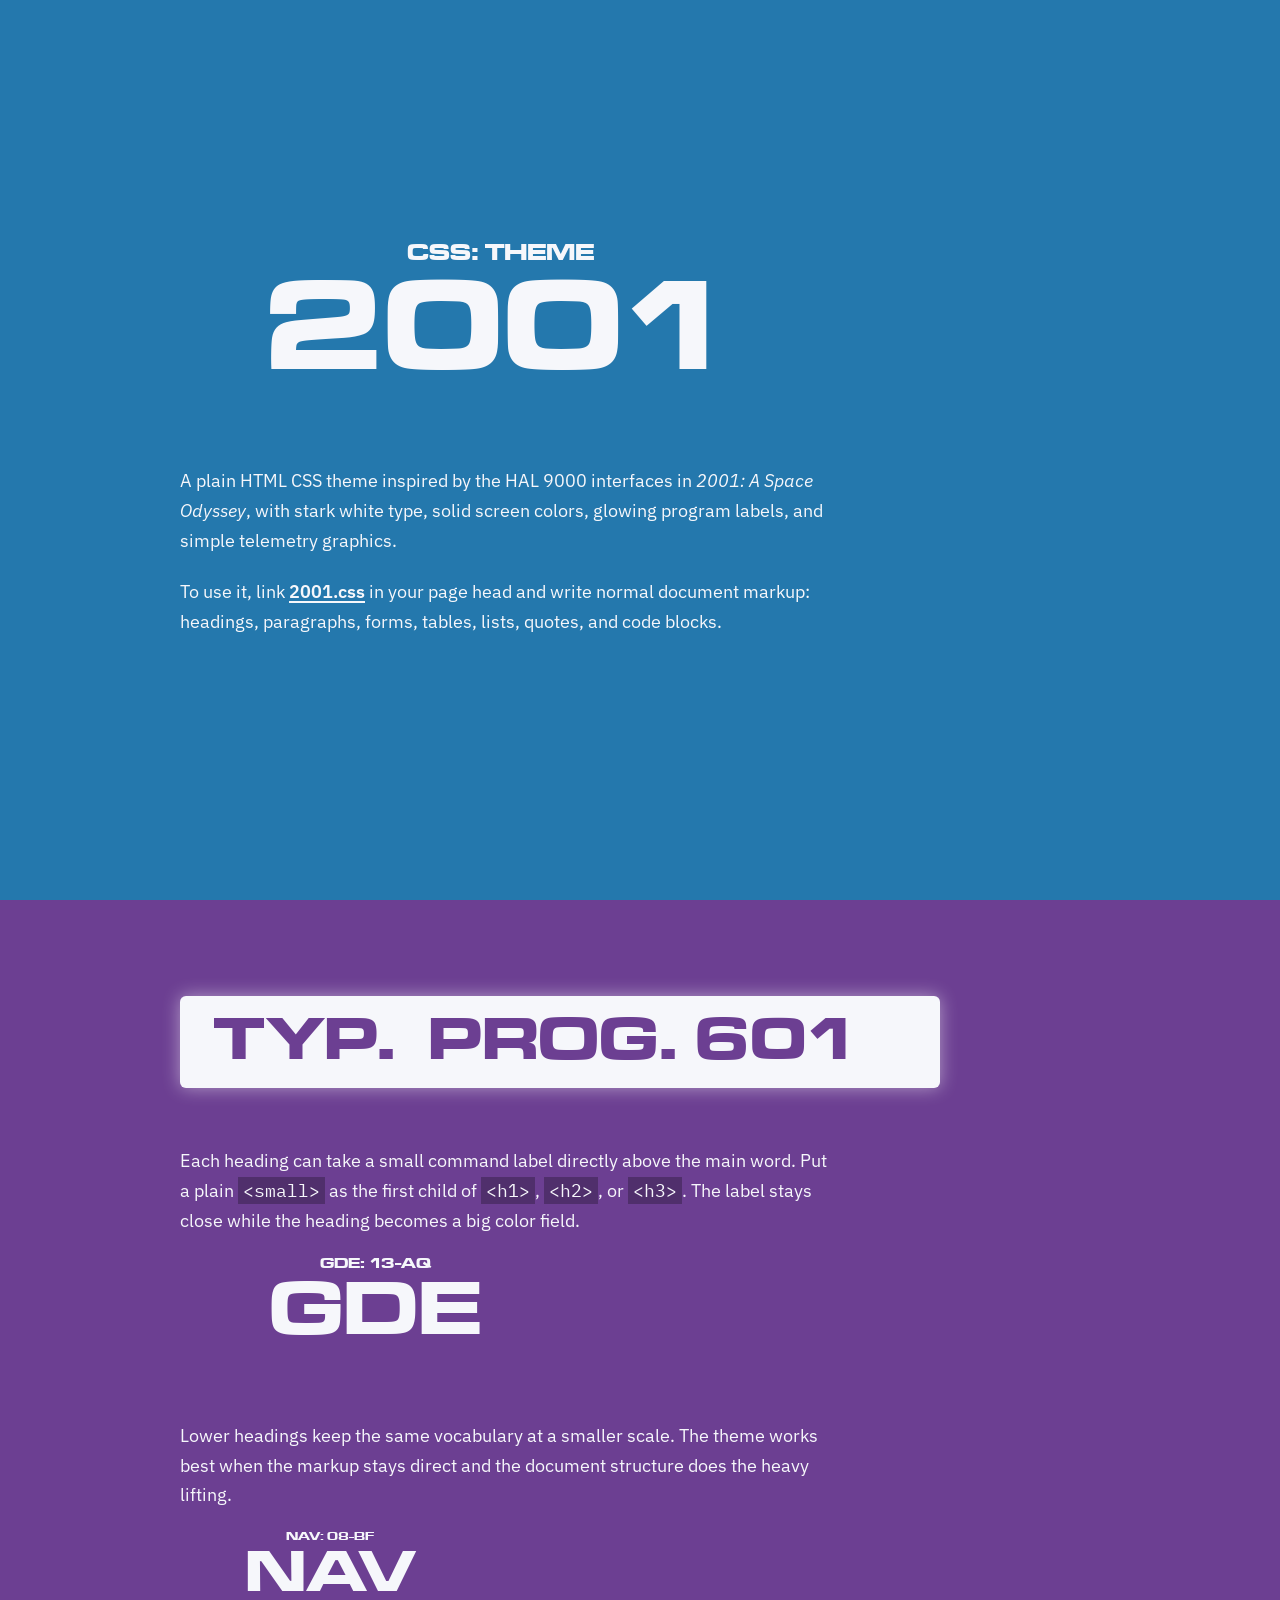
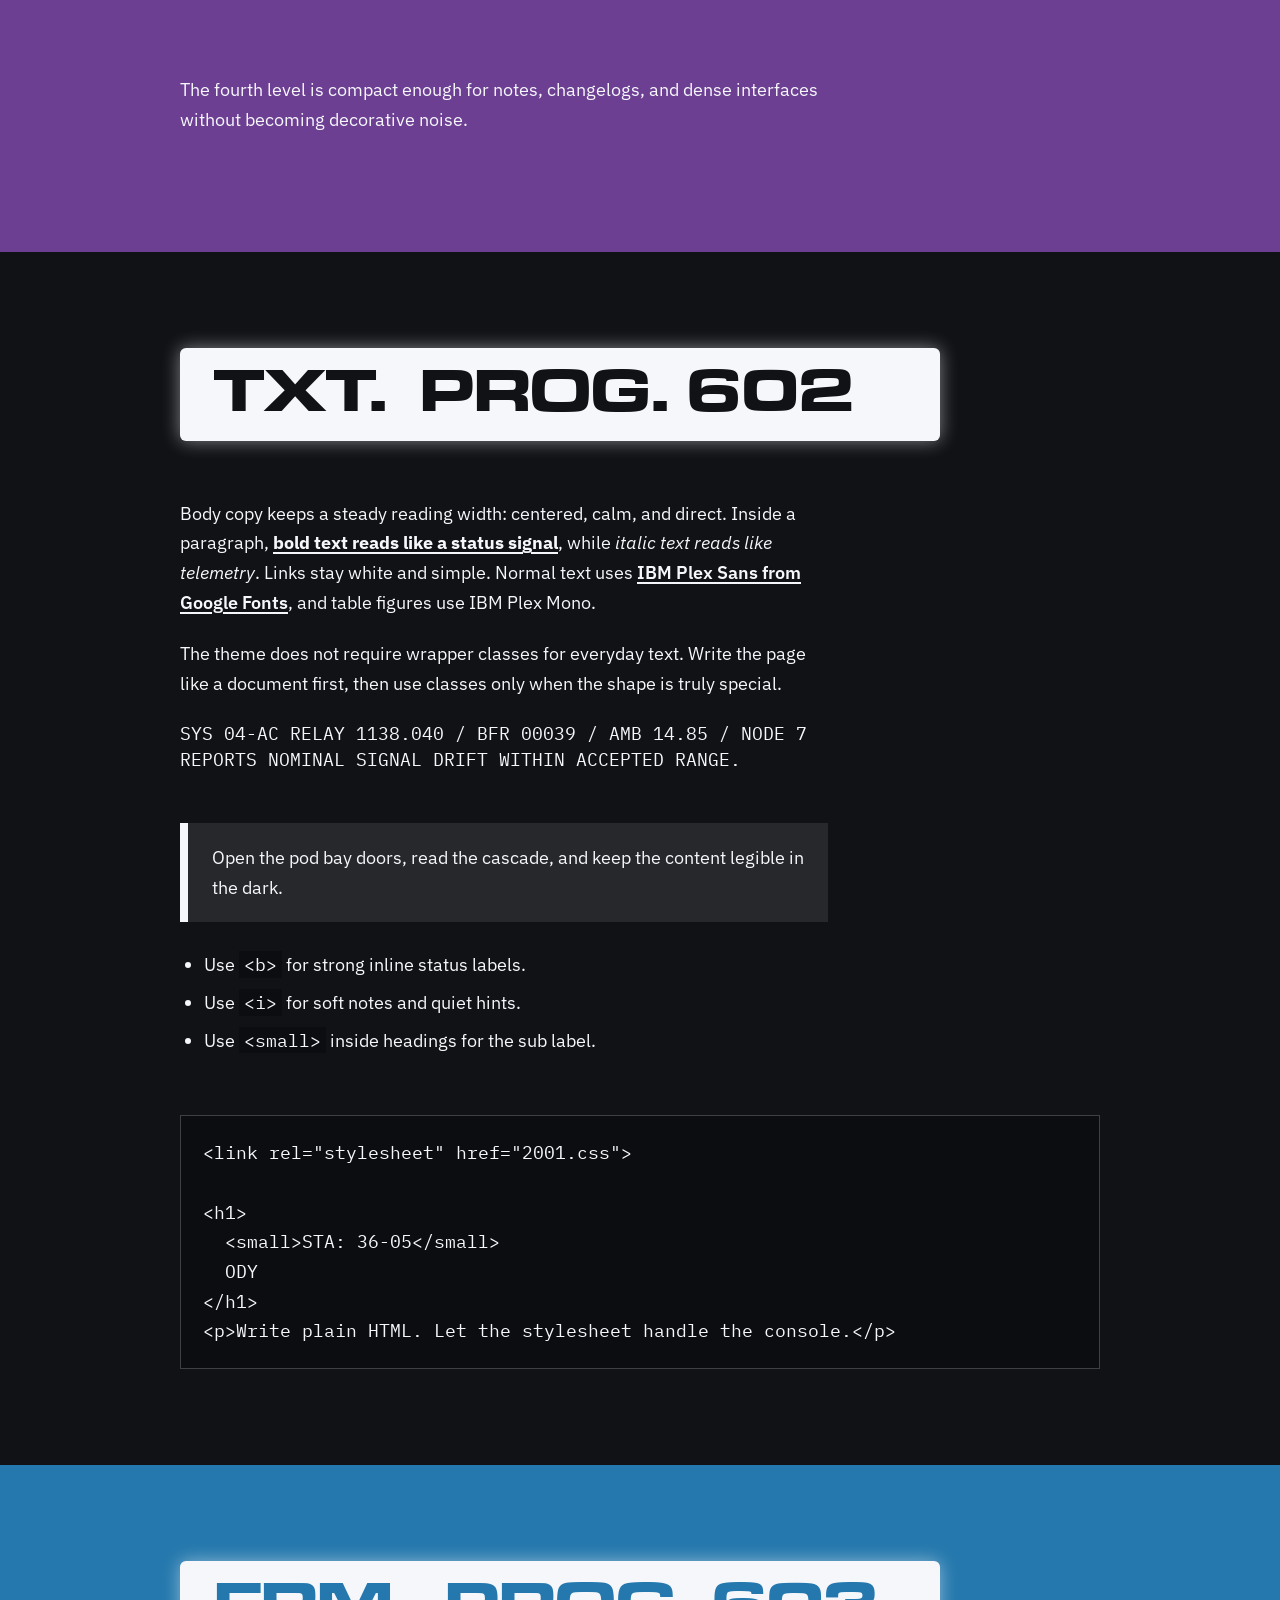
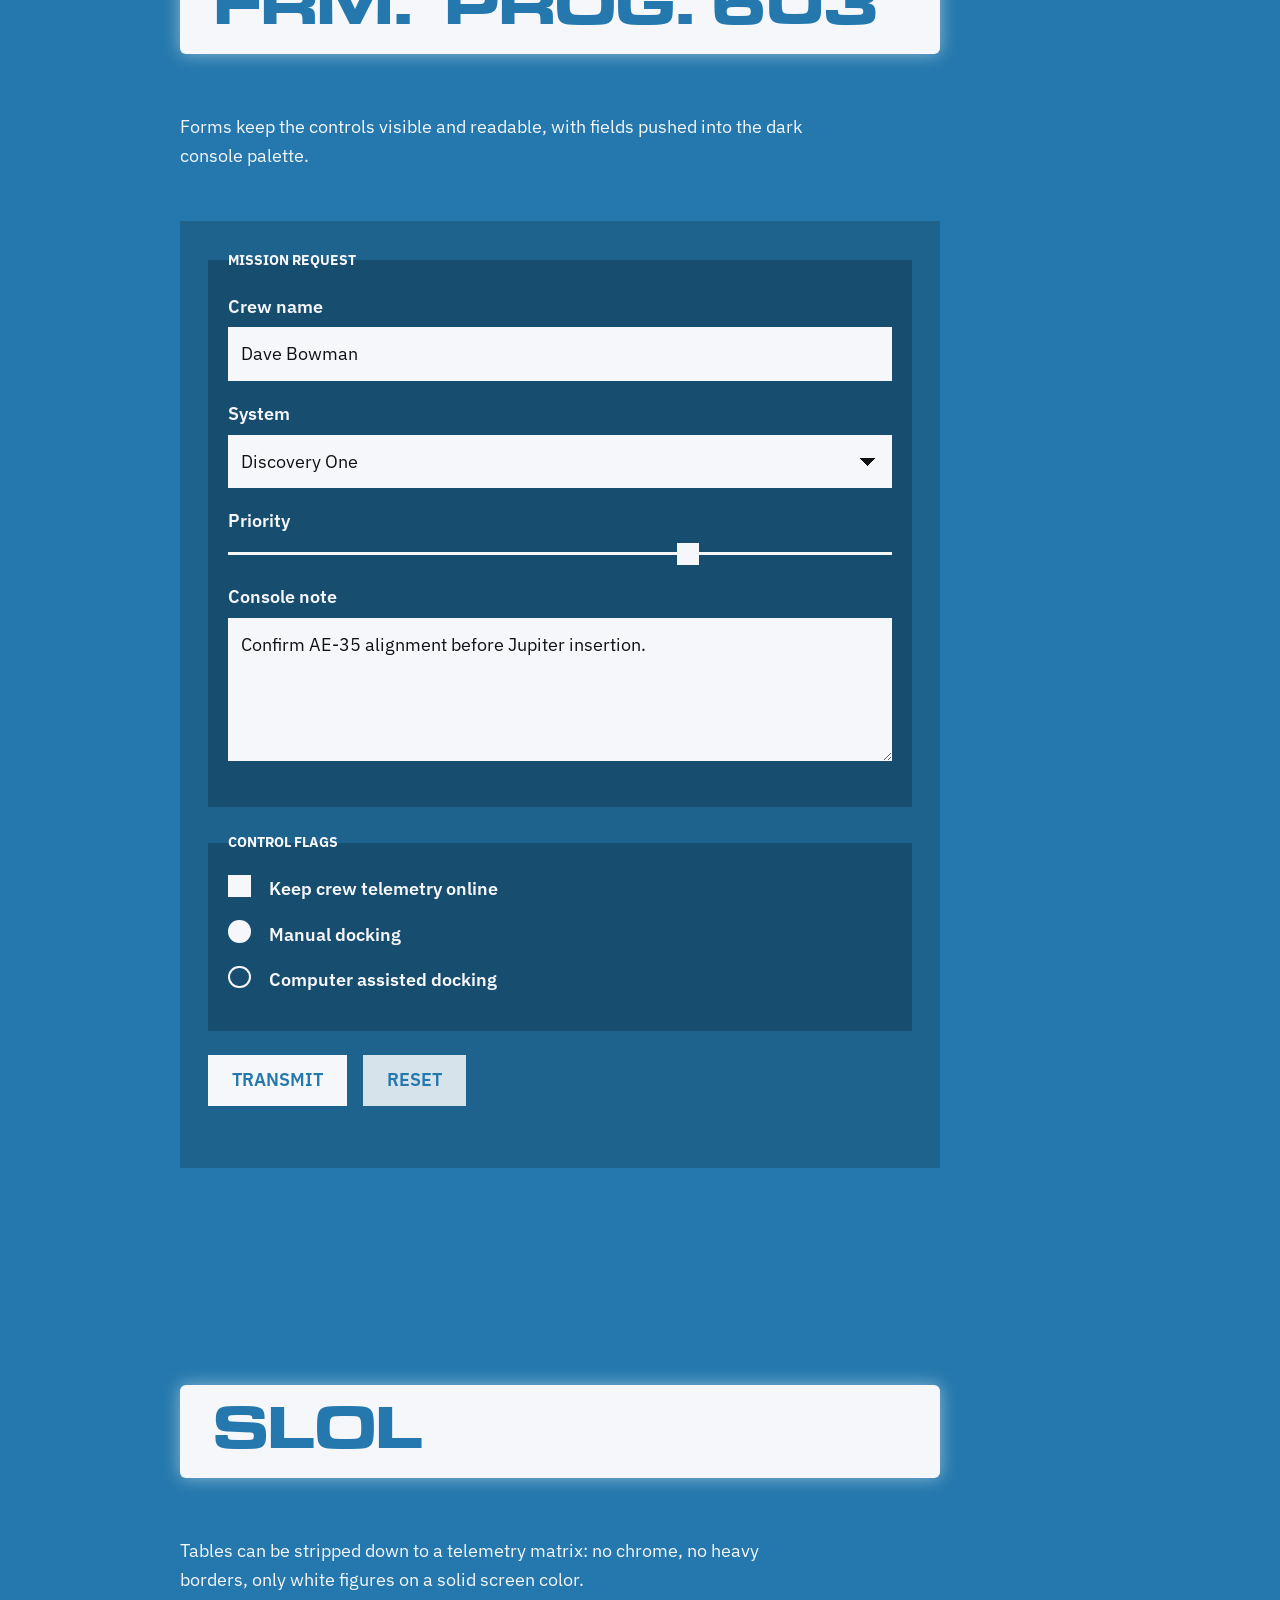
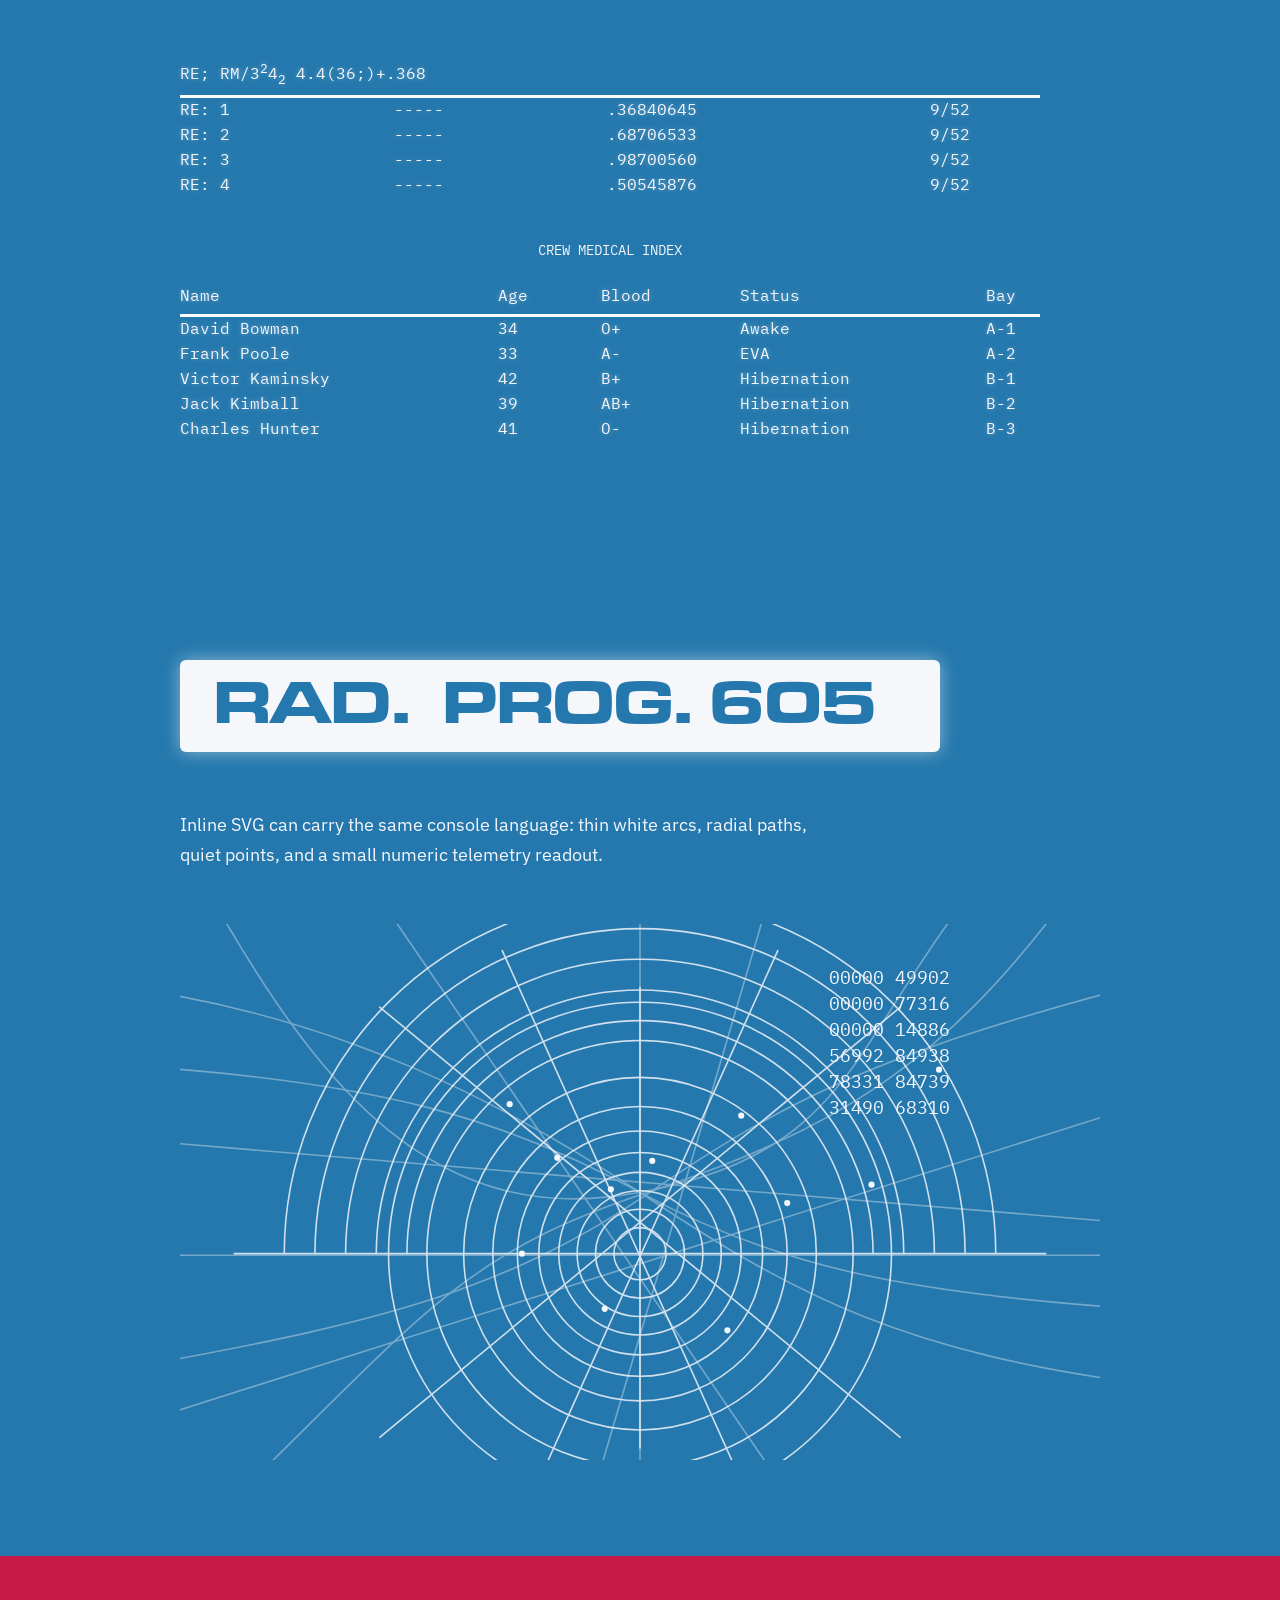
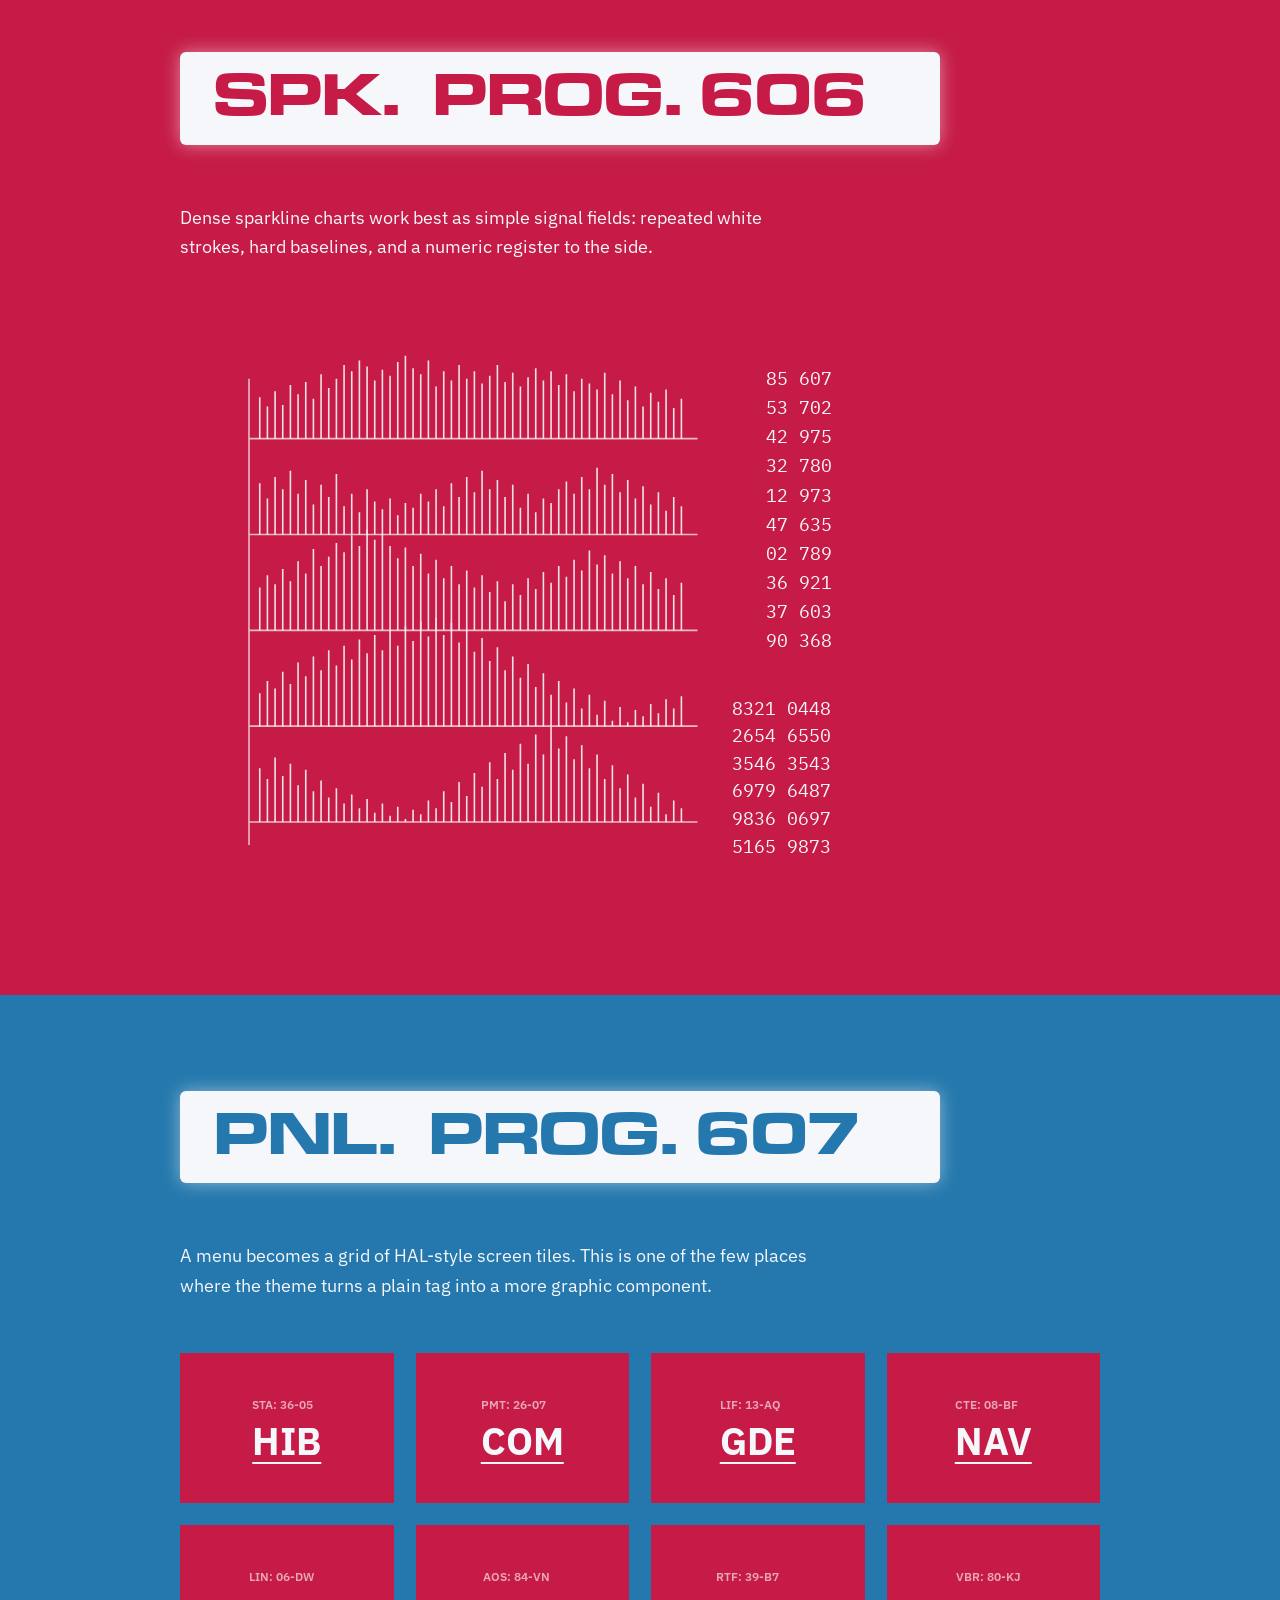
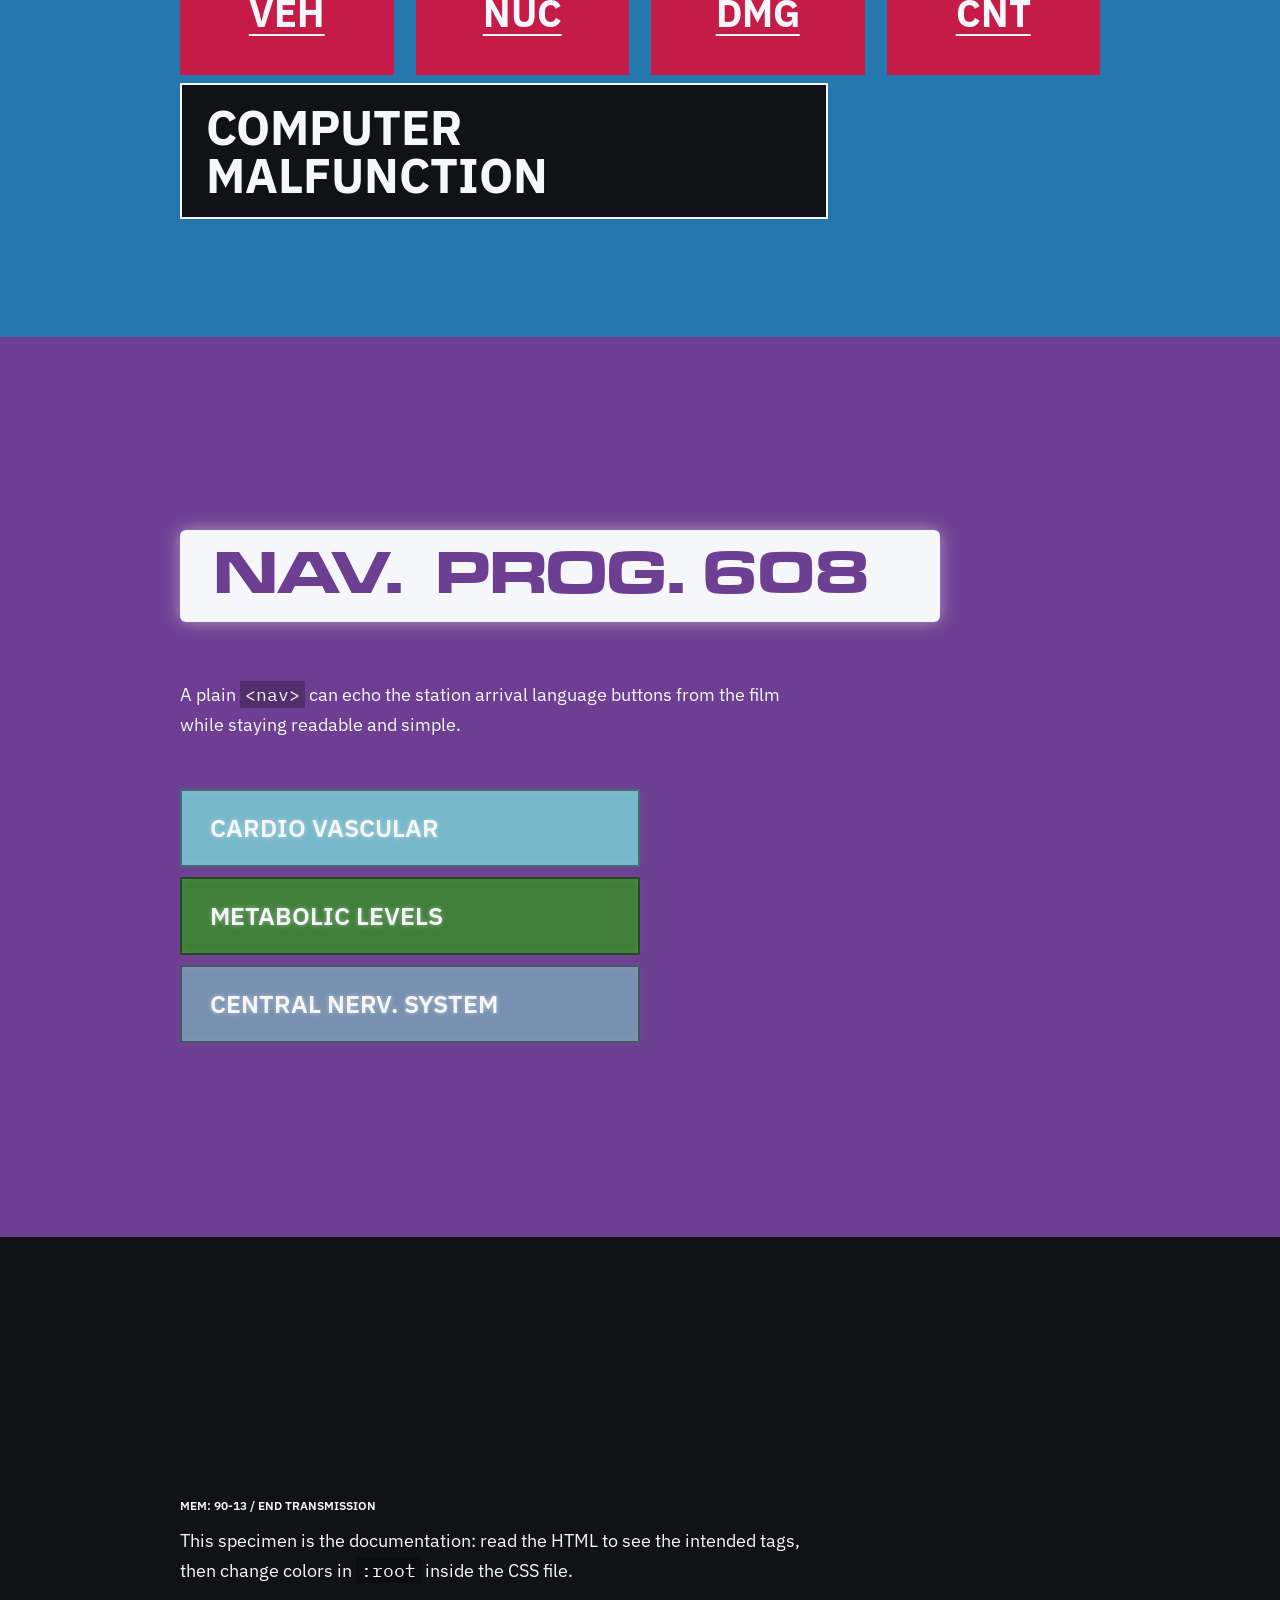
<file: 2001/index.html>
<!doctype html>
<html lang="en">
<head>
  <meta charset="utf-8">
  <meta name="viewport" content="width=device-width, initial-scale=1">
  <title>2001 Space Odyssey CSS Theme</title>
  <link rel="stylesheet" href="2001.css?v=20260508j">
</head>
<body>
  <header>
    <h1>
      <small>CSS: THEME</small>
      2001
    </h1>
    <p>
      A plain HTML CSS theme inspired by the HAL 9000 interfaces in
      <i>2001: A Space Odyssey</i>, with stark white type, solid screen
      colors, glowing program labels, and simple telemetry graphics.
    </p>
    <p>
      To use it, link <a href="2001.css">2001.css</a> in your page head and
      write normal document markup: headings, paragraphs, forms, tables,
      lists, quotes, and code blocks.
    </p>
  </header>

  <main>
    <section>
      <h2>
        <small>TYP.</small>
        PROG. 601
      </h2>
      <p>
        Each heading can take a small command label directly above the main
        word. Put a plain <code>&lt;small&gt;</code> as the first child of
        <code>&lt;h1&gt;</code>, <code>&lt;h2&gt;</code>, or
        <code>&lt;h3&gt;</code>. The label stays close while the heading
        becomes a big color field.
      </p>
      <h3>
        <small>GDE: 13-AQ</small>
        GDE
      </h3>
      <p>
        Lower headings keep the same vocabulary at a smaller scale. The
        theme works best when the markup stays direct and the document
        structure does the heavy lifting.
      </p>
      <h4>
        <small>NAV: 08-BF</small>
        NAV
      </h4>
      <p>
        The fourth level is compact enough for notes, changelogs, and dense
        interfaces without becoming decorative noise.
      </p>
    </section>

    <section>
      <h2>
        <small>TXT.</small>
        PROG. 602
      </h2>
      <p>
        Body copy keeps a steady reading width: centered, calm, and direct.
        Inside a paragraph, <b>bold text reads like a status signal</b>,
        while <i>italic text reads like telemetry</i>. Links stay white and
        simple. Normal text uses
        <a href="https://fonts.google.com/specimen/IBM+Plex+Sans">IBM Plex Sans from Google Fonts</a>,
        and table figures use IBM Plex Mono.
      </p>
      <p>
        The theme does not require wrapper classes for everyday text. Write
        the page like a document first, then use classes only when the shape
        is truly special.
      </p>
      <p>
        <samp>
          SYS 04-AC RELAY 1138.040 / BFR 00039 / AMB 14.85 / NODE 7
          REPORTS NOMINAL SIGNAL DRIFT WITHIN ACCEPTED RANGE.
        </samp>
      </p>
      <blockquote>
        <p>
          Open the pod bay doors, read the cascade, and keep the content
          legible in the dark.
        </p>
      </blockquote>
      <ul>
        <li>Use <code>&lt;b&gt;</code> for strong inline status labels.</li>
        <li>Use <code>&lt;i&gt;</code> for soft notes and quiet hints.</li>
        <li>Use <code>&lt;small&gt;</code> inside headings for the sub label.</li>
      </ul>
      <pre><code>&lt;link rel="stylesheet" href="2001.css"&gt;

&lt;h1&gt;
  &lt;small&gt;STA: 36-05&lt;/small&gt;
  ODY
&lt;/h1&gt;
&lt;p&gt;Write plain HTML. Let the stylesheet handle the console.&lt;/p&gt;</code></pre>
    </section>

    <section>
      <h2>
        <small>FRM.</small>
        PROG. 603
      </h2>
      <p>
        Forms keep the controls visible and readable, with fields pushed
        into the dark console palette.
      </p>
      <form>
        <fieldset>
          <legend>Mission Request</legend>
          <label for="name">Crew name</label>
          <input id="name" name="name" type="text" value="Dave Bowman">

          <label for="system">System</label>
          <select id="system" name="system">
            <option>Discovery One</option>
            <option>Moonbus</option>
            <option>EVA Pod</option>
          </select>

          <label for="priority">Priority</label>
          <input id="priority" name="priority" type="range" min="0" max="10" value="7">

          <label for="note">Console note</label>
          <textarea id="note" name="note" rows="4">Confirm AE-35 alignment before Jupiter insertion.</textarea>
        </fieldset>

        <fieldset>
          <legend>Control Flags</legend>
          <label>
            <input name="awake" type="checkbox" checked>
            Keep crew telemetry online
          </label>
          <label>
            <input name="mode" type="radio" checked>
            Manual docking
          </label>
          <label>
            <input name="mode" type="radio">
            Computer assisted docking
          </label>
        </fieldset>

        <p>
          <button type="button">Transmit</button>
          <button type="reset">Reset</button>
        </p>
      </form>
    </section>

    <section>
      <h2>SLOL</h2>
      <p>
        Tables can be stripped down to a telemetry matrix: no chrome, no
        heavy borders, only white figures on a solid screen color.
      </p>
      <table>
        <thead>
          <tr>
            <th colspan="4">RE; RM/3<sup>2</sup>4<sub>2</sub> 4.4(36;)+.368</th>
          </tr>
        </thead>
        <tbody>
          <tr>
            <td>RE: 1</td>
            <td>-----</td>
            <td>.36840645</td>
            <td>9/52</td>
          </tr>
          <tr>
            <td>RE: 2</td>
            <td>-----</td>
            <td>.68706533</td>
            <td>9/52</td>
          </tr>
          <tr>
            <td>RE: 3</td>
            <td>-----</td>
            <td>.98700560</td>
            <td>9/52</td>
          </tr>
          <tr>
            <td>RE: 4</td>
            <td>-----</td>
            <td>.50545876</td>
            <td>9/52</td>
          </tr>
        </tbody>
      </table>
      <table>
        <caption>Crew Medical Index</caption>
        <thead>
          <tr>
            <th>Name</th>
            <th>Age</th>
            <th>Blood</th>
            <th>Status</th>
            <th>Bay</th>
          </tr>
        </thead>
        <tbody>
          <tr>
            <td>David Bowman</td>
            <td>34</td>
            <td>O+</td>
            <td>Awake</td>
            <td>A-1</td>
          </tr>
          <tr>
            <td>Frank Poole</td>
            <td>33</td>
            <td>A-</td>
            <td>EVA</td>
            <td>A-2</td>
          </tr>
          <tr>
            <td>Victor Kaminsky</td>
            <td>42</td>
            <td>B+</td>
            <td>Hibernation</td>
            <td>B-1</td>
          </tr>
          <tr>
            <td>Jack Kimball</td>
            <td>39</td>
            <td>AB+</td>
            <td>Hibernation</td>
            <td>B-2</td>
          </tr>
          <tr>
            <td>Charles Hunter</td>
            <td>41</td>
            <td>O-</td>
            <td>Hibernation</td>
            <td>B-3</td>
          </tr>
        </tbody>
      </table>
    </section>

    <section>
      <h2>
        <small>RAD.</small>
        PROG. 605
      </h2>
      <p>
        Inline SVG can carry the same console language: thin white arcs,
        radial paths, quiet points, and a small numeric telemetry readout.
      </p>
      <svg viewBox="0 0 1200 700" role="img" aria-label="Radial telemetry chart">
        <title>Radial telemetry chart</title>
        <g opacity="0.38">
          <path d="M-50 86 C210 125 420 230 612 358 S950 560 1260 600" />
          <path d="M-20 188 C260 210 420 252 600 350 S950 480 1220 500" />
          <path d="M-40 574 C260 520 428 476 610 352 S910 170 1240 82" />
          <path d="M38 -40 C180 210 330 402 600 350 S870 170 1030 -40" />
          <path d="M1160 -40 C992 188 850 270 610 350 S320 506 80 740" />
          <path d="M-20 640 L1240 240" />
          <path d="M-20 285 L1240 390" />
          <path d="M256 -40 L790 740" />
          <path d="M770 -40 L540 740" />
          <path d="M-20 432 H1220" />
          <path d="M600 -20 V720" />
        </g>
        <g opacity="0.82">
          <circle cx="600" cy="430" r="34" />
          <circle cx="600" cy="430" r="58" />
          <circle cx="600" cy="430" r="82" />
          <circle cx="600" cy="430" r="106" />
          <circle cx="600" cy="430" r="132" />
          <circle cx="600" cy="430" r="160" />
          <circle cx="600" cy="430" r="192" />
          <circle cx="600" cy="430" r="230" />
          <circle cx="600" cy="430" r="278" />
          <circle cx="600" cy="430" r="328" />
          <path d="M136 430 A464 464 0 0 1 1064 430" />
          <path d="M176 430 A424 424 0 0 1 1024 430" />
          <path d="M216 430 A384 384 0 0 1 984 430" />
          <path d="M256 430 A344 344 0 0 1 944 430" />
          <path d="M296 430 A304 304 0 0 1 904 430" />
          <path d="M600 82 V684" />
          <path d="M70 430 H1130" />
          <path d="M260 108 L940 670" />
          <path d="M940 108 L260 670" />
          <path d="M420 34 L720 700" />
          <path d="M780 34 L480 700" />
        </g>
        <g>
          <circle cx="430" cy="235" r="4" />
          <circle cx="492" cy="305" r="4" />
          <circle cx="562" cy="346" r="4" />
          <circle cx="616" cy="309" r="4" />
          <circle cx="732" cy="250" r="4" />
          <circle cx="792" cy="364" r="4" />
          <circle cx="714" cy="530" r="4" />
          <circle cx="554" cy="502" r="4" />
          <circle cx="446" cy="430" r="4" />
          <circle cx="902" cy="340" r="4" />
          <circle cx="990" cy="190" r="4" />
        </g>
        <text x="846" y="78">
          <tspan x="846" dy="0">00000     49902</tspan>
          <tspan x="846" dy="34">00000     77316</tspan>
          <tspan x="846" dy="34">00000     14886</tspan>
          <tspan x="846" dy="34">56992     84938</tspan>
          <tspan x="846" dy="34">78331     84739</tspan>
          <tspan x="846" dy="34">31490     68310</tspan>
        </text>
      </svg>
    </section>

    <section>
      <h2>
        <small>SPK.</small>
        PROG. 606
      </h2>
      <p>
        Dense sparkline charts work best as simple signal fields: repeated
        white strokes, hard baselines, and a numeric register to the side.
      </p>
      <svg viewBox="0 0 1200 760" role="img" aria-label="Sparkline telemetry chart">
        <title>Sparkline telemetry chart</title>
        <g opacity="0.72">
          <path d="M90 82 V690" />
          <path d="M90 160 H675 M90 285 H675 M90 410 H675 M90 535 H675 M90 660 H675" />
        </g>
        <g opacity="0.9">
          <path d="M104 160 V106 M114 160 V118 M124 160 V98 M134 160 V116 M144 160 V90 M154 160 V102 M164 160 V86 M174 160 V108 M184 160 V76 M194 160 V94 M204 160 V82 M214 160 V64 M224 160 V72 M234 160 V58 M244 160 V66 M254 160 V84 M264 160 V70 M274 160 V78 M284 160 V60 M294 160 V52 M304 160 V68 M314 160 V76 M324 160 V58 M334 160 V92 M344 160 V72 M354 160 V84 M364 160 V64 M374 160 V82 M384 160 V72 M394 160 V88 M404 160 V78 M414 160 V64 M424 160 V86 M434 160 V74 M444 160 V92 M454 160 V80 M464 160 V68 M474 160 V84 M484 160 V72 M494 160 V90 M504 160 V76 M514 160 V98 M524 160 V82 M534 160 V88 M544 160 V96 M554 160 V74 M564 160 V102 M574 160 V84 M584 160 V110 M594 160 V92 M604 160 V118 M614 160 V100 M624 160 V112 M634 160 V96 M644 160 V120 M654 160 V108" />
          <path d="M104 285 V218 M114 285 V238 M124 285 V210 M134 285 V226 M144 285 V202 M154 285 V232 M164 285 V214 M174 285 V246 M184 285 V220 M194 285 V236 M204 285 V206 M214 285 V248 M224 285 V232 M234 285 V256 M244 285 V226 M254 285 V242 M264 285 V252 M274 285 V238 M284 285 V260 M294 285 V244 M304 285 V250 M314 285 V232 M324 285 V242 M334 285 V226 M344 285 V248 M354 285 V218 M364 285 V236 M374 285 V210 M384 285 V230 M394 285 V202 M404 285 V226 M414 285 V214 M424 285 V236 M434 285 V220 M444 285 V250 M454 285 V232 M464 285 V256 M474 285 V238 M484 285 V244 M494 285 V226 M504 285 V216 M514 285 V232 M524 285 V210 M534 285 V226 M544 285 V198 M554 285 V220 M564 285 V206 M574 285 V230 M584 285 V214 M594 285 V238 M604 285 V222 M614 285 V246 M624 285 V230 M634 285 V254 M644 285 V236 M654 285 V248" />
          <path d="M104 410 V354 M114 410 V338 M124 410 V350 M134 410 V330 M144 410 V346 M154 410 V320 M164 410 V336 M174 410 V304 M184 410 V326 M194 410 V314 M204 410 V296 M214 410 V308 M224 410 V286 M234 410 V300 M244 410 V278 M254 410 V292 M264 410 V284 M274 410 V300 M284 410 V316 M294 410 V302 M304 410 V326 M314 410 V310 M324 410 V336 M334 410 V318 M344 410 V342 M354 410 V326 M364 410 V350 M374 410 V332 M384 410 V354 M394 410 V338 M404 410 V360 M414 410 V346 M424 410 V372 M434 410 V350 M444 410 V364 M454 410 V342 M464 410 V356 M474 410 V334 M484 410 V348 M494 410 V326 M504 410 V340 M514 410 V318 M524 410 V332 M534 410 V306 M544 410 V324 M554 410 V312 M564 410 V336 M574 410 V320 M584 410 V342 M594 410 V326 M604 410 V350 M614 410 V334 M624 410 V356 M634 410 V342 M644 410 V364 M654 410 V348" />
          <path d="M104 535 V492 M114 535 V476 M124 535 V486 M134 535 V464 M144 535 V480 M154 535 V452 M164 535 V470 M174 535 V444 M184 535 V462 M194 535 V436 M204 535 V456 M214 535 V430 M224 535 V448 M234 535 V422 M244 535 V440 M254 535 V416 M264 535 V436 M274 535 V410 M284 535 V430 M294 535 V404 M304 535 V424 M314 535 V398 M324 535 V418 M334 535 V394 M344 535 V416 M354 535 V400 M364 535 V426 M374 535 V410 M384 535 V438 M394 535 V420 M404 535 V450 M414 535 V432 M424 535 V462 M434 535 V444 M444 535 V472 M454 535 V454 M464 535 V484 M474 535 V466 M484 535 V494 M494 535 V476 M504 535 V504 M514 535 V486 M524 535 V512 M534 535 V494 M544 535 V520 M554 535 V502 M564 535 V528 M574 535 V510 M584 535 V530 M594 535 V514 M604 535 V522 M614 535 V506 M624 535 V518 M634 535 V500 M644 535 V512 M654 535 V496" />
          <path d="M104 660 V590 M114 660 V604 M124 660 V576 M134 660 V600 M144 660 V584 M154 660 V612 M164 660 V592 M174 660 V620 M184 660 V606 M194 660 V628 M204 660 V616 M214 660 V636 M224 660 V624 M234 660 V642 M244 660 V630 M254 660 V648 M264 660 V636 M274 660 V652 M284 660 V640 M294 660 V656 M304 660 V644 M314 660 V650 M324 660 V632 M334 660 V642 M344 660 V620 M354 660 V634 M364 660 V608 M374 660 V626 M384 660 V596 M394 660 V614 M404 660 V582 M414 660 V604 M424 660 V570 M434 660 V592 M444 660 V558 M454 660 V584 M464 660 V546 M474 660 V572 M484 660 V536 M494 660 V564 M504 660 V548 M514 660 V578 M524 660 V560 M534 660 V590 M544 660 V572 M554 660 V604 M564 660 V586 M574 660 V616 M584 660 V598 M594 660 V628 M604 660 V610 M614 660 V640 M624 660 V622 M634 660 V650 M644 660 V632 M654 660 V642" />
        </g>
        <text x="765" y="90">
          <tspan x="765" dy="0">85 607</tspan>
          <tspan x="765" dy="38">53 702</tspan>
          <tspan x="765" dy="38">42 975</tspan>
          <tspan x="765" dy="38">32 780</tspan>
          <tspan x="765" dy="38">12 973</tspan>
          <tspan x="765" dy="38">47 635</tspan>
          <tspan x="765" dy="38">02 789</tspan>
          <tspan x="765" dy="38">36 921</tspan>
          <tspan x="765" dy="38">37 603</tspan>
          <tspan x="765" dy="38">90 368</tspan>
        </text>
        <text x="720" y="520">
          <tspan x="720" dy="0">8321      0448</tspan>
          <tspan x="720" dy="36">2654      6550</tspan>
          <tspan x="720" dy="36">3546      3543</tspan>
          <tspan x="720" dy="36">6979      6487</tspan>
          <tspan x="720" dy="36">9836      0697</tspan>
          <tspan x="720" dy="36">5165      9873</tspan>
        </text>
      </svg>
    </section>

    <section>
      <h2>
        <small>PNL.</small>
        PROG. 607
      </h2>
      <p>
        A menu becomes a grid of HAL-style screen tiles. This is one of the
        few places where the theme turns a plain tag into a more graphic
        component.
      </p>
      <menu>
        <li><small>STA: 36-05</small><b>HIB</b></li>
        <li><small>PMT: 26-07</small><b>COM</b></li>
        <li><small>LIF: 13-AQ</small><b>GDE</b></li>
        <li><small>CTE: 08-BF</small><b>NAV</b></li>
        <li><small>LIN: 06-DW</small><b>VEH</b></li>
        <li><small>AOS: 84-VN</small><b>NUC</b></li>
        <li><small>RTF: 39-B7</small><b>DMG</b></li>
        <li><small>VBR: 80-KJ</small><b>CNT</b></li>
      </menu>
      <p>
        <mark>Computer malfunction</mark>
      </p>
    </section>

    <section>
      <h2>
        <small>NAV.</small>
        PROG. 608
      </h2>
      <p>
        A plain <code>&lt;nav&gt;</code> can echo the station arrival
        language buttons from the film while staying readable and simple.
      </p>
      <nav>
        <a href="#cardio">Cardio Vascular</a>
        <a href="#metabolic">Metabolic Levels</a>
        <a href="#central">Central Nerv. System</a>
      </nav>
    </section>
  </main>

  <footer>
    <small>MEM: 90-13 / End transmission</small>
    <p>
      This specimen is the documentation: read the HTML to see the intended
      tags, then change colors in <code>:root</code> inside the CSS file.
    </p>
  </footer>
</body>
</html>
</file>
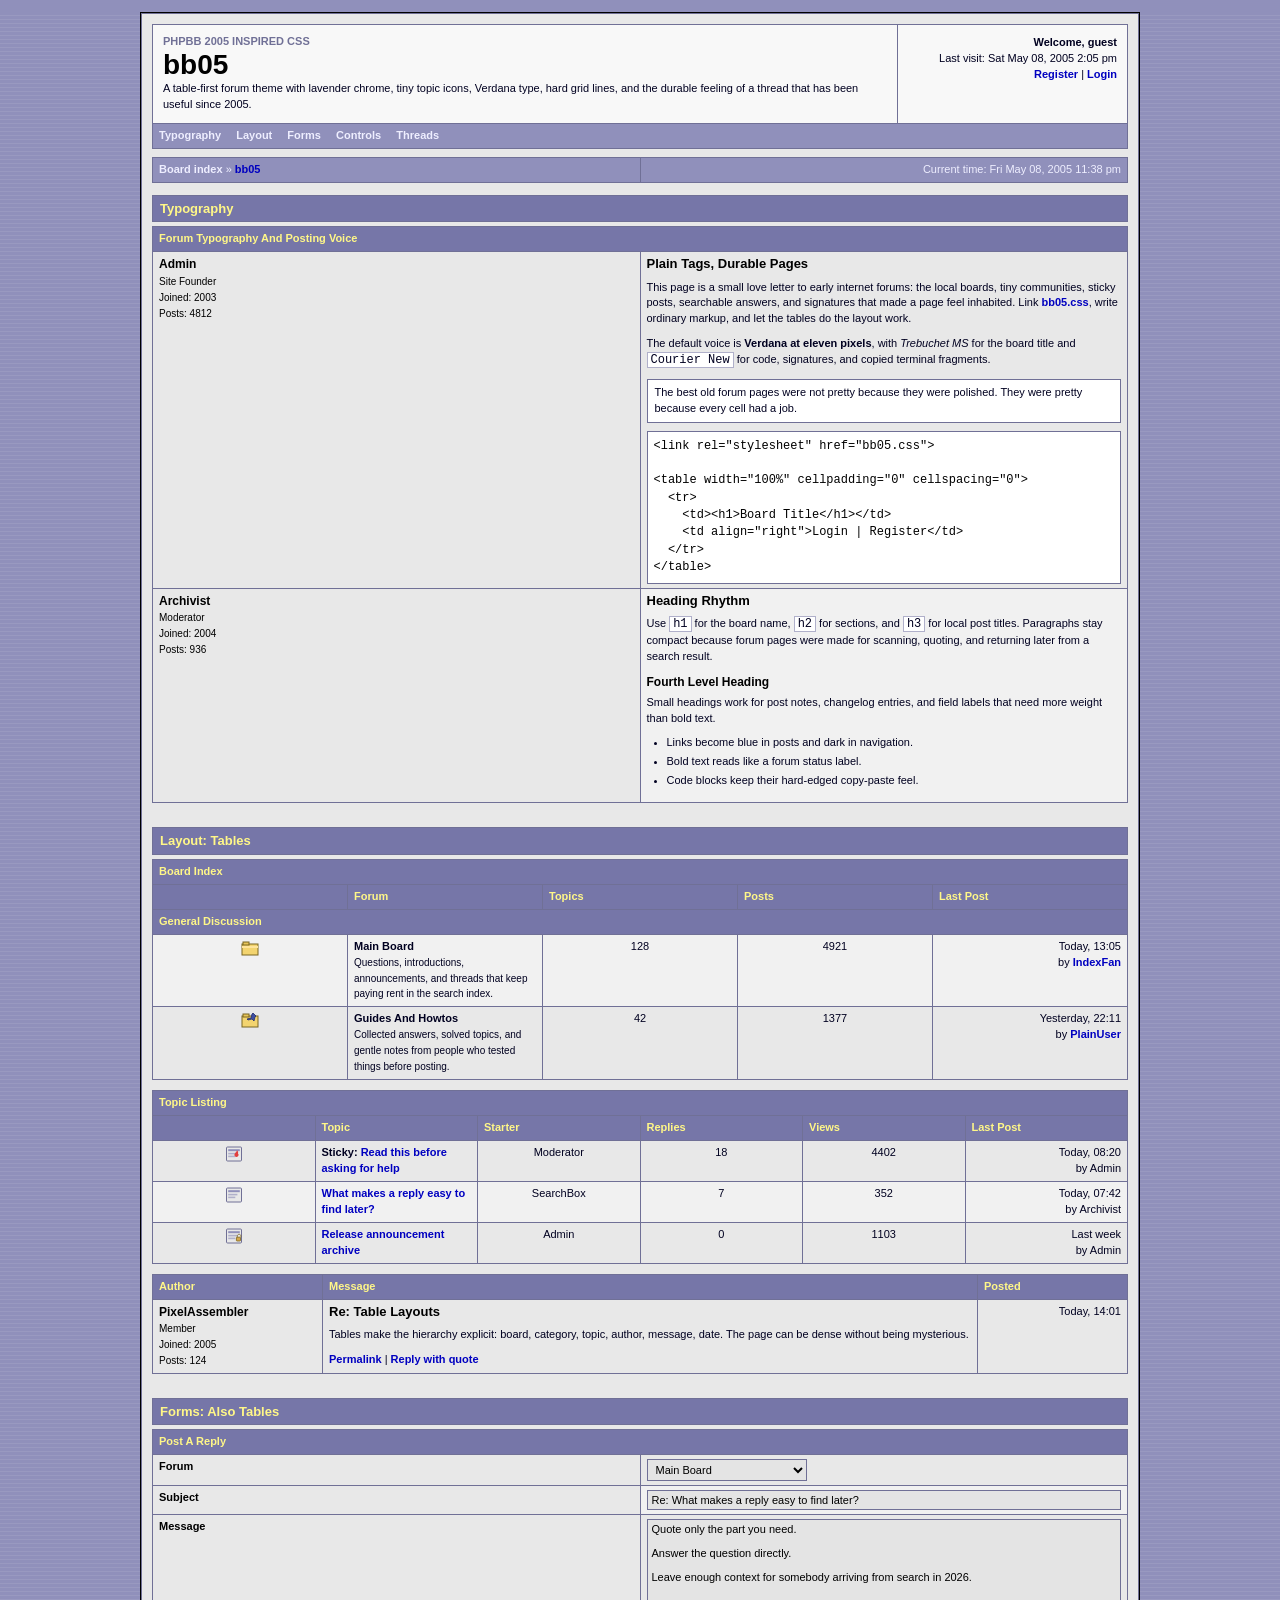
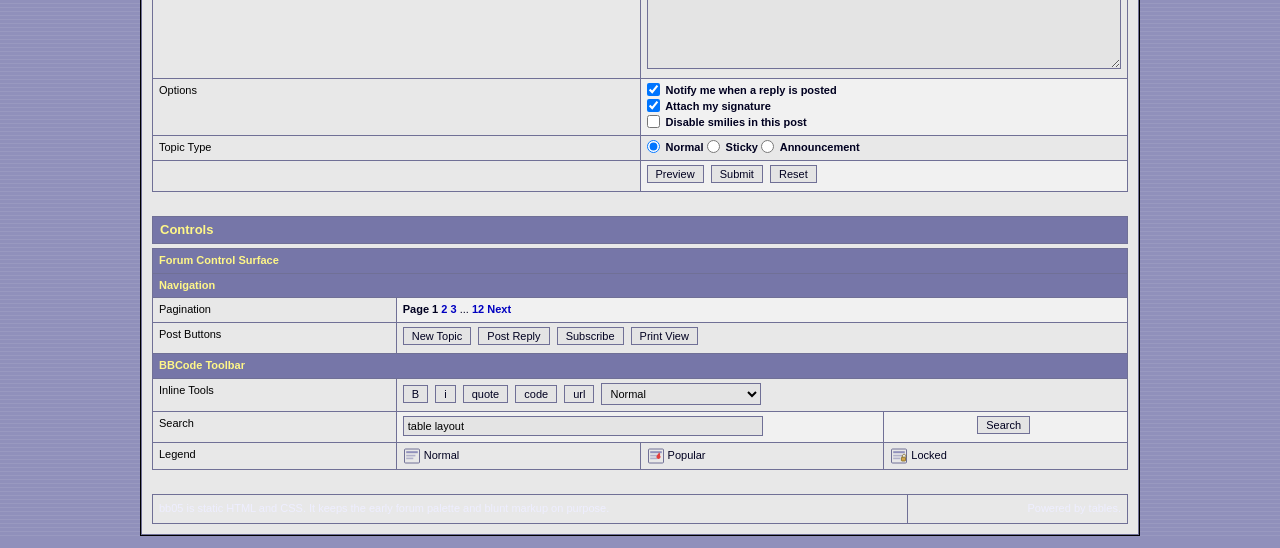
<file: bb05/index.html>
<!doctype html>
<html lang="en">
<head>
  <meta charset="utf-8">
  <meta name="viewport" content="width=device-width, initial-scale=1">
  <title>bb05 CSS</title>
  <link rel="stylesheet" href="bb05.css">
</head>
<body>
  <table width="960" align="center" cellpadding="0" cellspacing="0">
    <tr>
      <td>
        <header>
          <table width="100%" cellpadding="0" cellspacing="0">
            <tr>
              <td>
                <h1>
                  <small>phpBB 2005 inspired CSS</small>
                  bb05
                </h1>
                <p>
                  A table-first forum theme with lavender chrome, tiny topic
                  icons, Verdana type, hard grid lines, and the durable
                  feeling of a thread that has been useful since 2005.
                </p>
              </td>
              <td width="230" align="right" valign="top">
                <p>
                  <b>Welcome, guest</b><br>
                  Last visit: Sat May 08, 2005 2:05 pm<br>
                  <a href="#forms">Register</a> |
                  <a href="#controls">Login</a>
                </p>
              </td>
            </tr>
            <tr>
              <td colspan="2">
                <nav>
                  <a href="#typography">Typography</a>
                  <a href="#layout">Layout</a>
                  <a href="#forms">Forms</a>
                  <a href="#controls">Controls</a>
                  <a href="#layout">Threads</a>
                </nav>
              </td>
            </tr>
          </table>
        </header>

        <table width="100%" cellpadding="0" cellspacing="0">
          <tr>
            <td>
              <b>Board index</b> &raquo; <a href="#typography">bb05</a>
            </td>
            <td align="right">
              Current time: Fri May 08, 2005 11:38 pm
            </td>
          </tr>
        </table>

        <main>
          <section id="typography">
            <h2>Typography</h2>
            <table width="100%" cellpadding="0" cellspacing="0">
              <thead>
                <tr>
                  <th colspan="2">Forum Typography And Posting Voice</th>
                </tr>
              </thead>
              <tbody>
                <tr>
                  <td width="170" valign="top">
                    <b>Admin</b><br>
                    <small>Site Founder<br>Joined: 2003<br>Posts: 4812</small>
                  </td>
                  <td valign="top">
                    <h3>Plain Tags, Durable Pages</h3>
                    <p>
                      This page is a small love letter to early internet
                      forums: the local boards, tiny communities, sticky
                      posts, searchable answers, and signatures that made a
                      page feel inhabited. Link
                      <a href="bb05.css">bb05.css</a>, write ordinary markup,
                      and let the tables do the layout work.
                    </p>
                    <p>
                      The default voice is <b>Verdana at eleven pixels</b>,
                      with <i>Trebuchet MS</i> for the board title and
                      <code>Courier New</code> for code, signatures, and
                      copied terminal fragments.
                    </p>
                    <blockquote>
                      <p>
                        The best old forum pages were not pretty because they
                        were polished. They were pretty because every cell had
                        a job.
                      </p>
                    </blockquote>
                    <pre><code>&lt;link rel="stylesheet" href="bb05.css"&gt;

&lt;table width="100%" cellpadding="0" cellspacing="0"&gt;
  &lt;tr&gt;
    &lt;td&gt;&lt;h1&gt;Board Title&lt;/h1&gt;&lt;/td&gt;
    &lt;td align="right"&gt;Login | Register&lt;/td&gt;
  &lt;/tr&gt;
&lt;/table&gt;</code></pre>
                  </td>
                </tr>
                <tr>
                  <td width="170" valign="top">
                    <b>Archivist</b><br>
                    <small>Moderator<br>Joined: 2004<br>Posts: 936</small>
                  </td>
                  <td valign="top">
                    <h3>Heading Rhythm</h3>
                    <p>
                      Use <code>h1</code> for the board name,
                      <code>h2</code> for sections, and <code>h3</code> for
                      local post titles. Paragraphs stay compact because forum
                      pages were made for scanning, quoting, and returning
                      later from a search result.
                    </p>
                    <h4>Fourth Level Heading</h4>
                    <p>
                      Small headings work for post notes, changelog entries,
                      and field labels that need more weight than bold text.
                    </p>
                    <ul>
                      <li>Links become blue in posts and dark in navigation.</li>
                      <li>Bold text reads like a forum status label.</li>
                      <li>Code blocks keep their hard-edged copy-paste feel.</li>
                    </ul>
                  </td>
                </tr>
              </tbody>
            </table>
          </section>

          <section id="layout">
            <h2>Layout: Tables</h2>
            <table width="100%" cellpadding="0" cellspacing="0">
              <thead>
                <tr>
                  <th colspan="5">Board Index</th>
                </tr>
                <tr>
                  <th width="36">&nbsp;</th>
                  <th>Forum</th>
                  <th width="80">Topics</th>
                  <th width="80">Posts</th>
                  <th width="190">Last Post</th>
                </tr>
              </thead>
              <tbody>
                <tr>
                  <th colspan="5">General Discussion</th>
                </tr>
                <tr>
                  <td align="center">
                    <img src="images/forum-folder.svg" alt="Forum icon">
                  </td>
                  <td>
                    <b><a href="#layout">Main Board</a></b><br>
                    <small>Questions, introductions, announcements, and
                    threads that keep paying rent in the search index.</small>
                  </td>
                  <td align="center">128</td>
                  <td align="center">4921</td>
                  <td align="right">
                    Today, 13:05<br>
                    by <a href="#typography">IndexFan</a>
                  </td>
                </tr>
                <tr>
                  <td align="center">
                    <img src="images/forum-pin.svg" alt="Pinned forum icon">
                  </td>
                  <td>
                    <b><a href="#forms">Guides And Howtos</a></b><br>
                    <small>Collected answers, solved topics, and gentle notes
                    from people who tested things before posting.</small>
                  </td>
                  <td align="center">42</td>
                  <td align="center">1377</td>
                  <td align="right">
                    Yesterday, 22:11<br>
                    by <a href="#forms">PlainUser</a>
                  </td>
                </tr>
              </tbody>
            </table>

            <table width="100%" cellpadding="0" cellspacing="0">
              <thead>
                <tr>
                  <th colspan="6">Topic Listing</th>
                </tr>
                <tr>
                  <th width="36">&nbsp;</th>
                  <th>Topic</th>
                  <th width="120">Starter</th>
                  <th width="70">Replies</th>
                  <th width="70">Views</th>
                  <th width="190">Last Post</th>
                </tr>
              </thead>
              <tbody>
                <tr>
                  <td align="center">
                    <img src="images/topic-hot.svg" alt="Hot topic icon">
                  </td>
                  <td>
                    <b>Sticky:</b>
                    <a href="#typography">Read this before asking for help</a>
                  </td>
                  <td align="center">Moderator</td>
                  <td align="center">18</td>
                  <td align="center">4402</td>
                  <td align="right">Today, 08:20<br>by Admin</td>
                </tr>
                <tr>
                  <td align="center">
                    <img src="images/topic.svg" alt="Topic icon">
                  </td>
                  <td>
                    <a href="#forms">What makes a reply easy to find later?</a>
                  </td>
                  <td align="center">SearchBox</td>
                  <td align="center">7</td>
                  <td align="center">352</td>
                  <td align="right">Today, 07:42<br>by Archivist</td>
                </tr>
                <tr>
                  <td align="center">
                    <img src="images/topic-locked.svg" alt="Locked topic icon">
                  </td>
                  <td>
                    <a href="#controls">Release announcement archive</a>
                  </td>
                  <td align="center">Admin</td>
                  <td align="center">0</td>
                  <td align="center">1103</td>
                  <td align="right">Last week<br>by Admin</td>
                </tr>
              </tbody>
            </table>

            <table width="100%" cellpadding="0" cellspacing="0">
              <thead>
                <tr>
                  <th width="170">Author</th>
                  <th>Message</th>
                  <th width="150">Posted</th>
                </tr>
              </thead>
              <tbody>
                <tr>
                  <td width="170" valign="top">
                    <b>PixelAssembler</b><br>
                    <small>Member<br>Joined: 2005<br>Posts: 124</small>
                  </td>
                  <td valign="top">
                    <h3>Re: Table Layouts</h3>
                    <p>
                      Tables make the hierarchy explicit: board, category,
                      topic, author, message, date. The page can be dense
                      without being mysterious.
                    </p>
                    <p>
                      <a href="#layout">Permalink</a> |
                      <a href="#forms">Reply with quote</a>
                    </p>
                  </td>
                  <td align="right" valign="top">Today, 14:01</td>
                </tr>
              </tbody>
            </table>
          </section>

          <section id="forms">
            <h2>Forms: Also Tables</h2>
            <form action="#" method="post">
              <table width="100%" cellpadding="0" cellspacing="0">
                <thead>
                  <tr>
                    <th colspan="2">Post A Reply</th>
                  </tr>
                </thead>
                <tbody>
                  <tr>
                    <td width="170">
                      <label for="forum">Forum</label>
                    </td>
                    <td>
                      <select id="forum" name="forum">
                        <option>Main Board</option>
                        <option>Guides And Howtos</option>
                        <option>Projects</option>
                      </select>
                    </td>
                  </tr>
                  <tr>
                    <td width="170">
                      <label for="subject">Subject</label>
                    </td>
                    <td>
                      <input id="subject" name="subject" type="text"
                        value="Re: What makes a reply easy to find later?">
                    </td>
                  </tr>
                  <tr>
                    <td width="170" valign="top">
                      <label for="message">Message</label>
                    </td>
                    <td>
                      <textarea id="message" name="message" rows="9">Quote only the part you need.

Answer the question directly.

Leave enough context for somebody arriving from search in 2026.</textarea>
                    </td>
                  </tr>
                  <tr>
                    <td width="170">Options</td>
                    <td>
                      <label>
                        <input type="checkbox" name="notify" checked>
                        Notify me when a reply is posted
                      </label><br>
                      <label>
                        <input type="checkbox" name="signature" checked>
                        Attach my signature
                      </label><br>
                      <label>
                        <input type="checkbox" name="smilies">
                        Disable smilies in this post
                      </label>
                    </td>
                  </tr>
                  <tr>
                    <td width="170">Topic Type</td>
                    <td>
                      <label>
                        <input type="radio" name="kind" checked>
                        Normal
                      </label>
                      <label>
                        <input type="radio" name="kind">
                        Sticky
                      </label>
                      <label>
                        <input type="radio" name="kind">
                        Announcement
                      </label>
                    </td>
                  </tr>
                  <tr>
                    <td width="170">&nbsp;</td>
                    <td>
                      <button type="submit">Preview</button>
                      <button type="submit">Submit</button>
                      <button type="reset">Reset</button>
                    </td>
                  </tr>
                </tbody>
              </table>
            </form>
          </section>

          <section id="controls">
            <h2>Controls</h2>
            <table width="100%" cellpadding="0" cellspacing="0">
              <thead>
                <tr>
                  <th colspan="4">Forum Control Surface</th>
                </tr>
              </thead>
              <tbody>
                <tr>
                  <th colspan="4">Navigation</th>
                </tr>
                <tr>
                  <td width="170">Pagination</td>
                  <td colspan="3">
                    <b>Page</b>
                    <b>1</b>
                    <a href="#controls">2</a>
                    <a href="#controls">3</a>
                    <span>...</span>
                    <a href="#controls">12</a>
                    <a href="#controls">Next</a>
                  </td>
                </tr>
                <tr>
                  <td width="170">Post Buttons</td>
                  <td colspan="3">
                    <button type="button">New Topic</button>
                    <button type="button">Post Reply</button>
                    <button type="button">Subscribe</button>
                    <button type="button">Print View</button>
                  </td>
                </tr>
                <tr>
                  <th colspan="4">BBCode Toolbar</th>
                </tr>
                <tr>
                  <td width="170">Inline Tools</td>
                  <td colspan="3">
                    <button type="button">B</button>
                    <button type="button">i</button>
                    <button type="button">quote</button>
                    <button type="button">code</button>
                    <button type="button">url</button>
                    <select aria-label="Font size">
                      <option>Normal</option>
                      <option>Small</option>
                      <option>Large</option>
                    </select>
                  </td>
                </tr>
                <tr>
                  <td width="170">Search</td>
                  <td colspan="2">
                    <input type="search" value="table layout">
                  </td>
                  <td width="120" align="center">
                    <button type="button">Search</button>
                  </td>
                </tr>
                <tr>
                  <td width="170">Legend</td>
                  <td>
                    <img src="images/topic.svg" alt="Topic icon">
                    Normal
                  </td>
                  <td>
                    <img src="images/topic-hot.svg" alt="Hot topic icon">
                    Popular
                  </td>
                  <td>
                    <img src="images/topic-locked.svg" alt="Locked topic icon">
                    Locked
                  </td>
                </tr>
              </tbody>
            </table>
          </section>
        </main>

        <footer>
          <table width="100%" cellpadding="0" cellspacing="0">
            <tr>
              <td>
                bb05 is static HTML and CSS. It keeps the early forum palette
                and blunt markup on purpose.
              </td>
              <td width="220" align="right">
                Powered by tables.
              </td>
            </tr>
          </table>
        </footer>
      </td>
    </tr>
  </table>
</body>
</html>
</file>
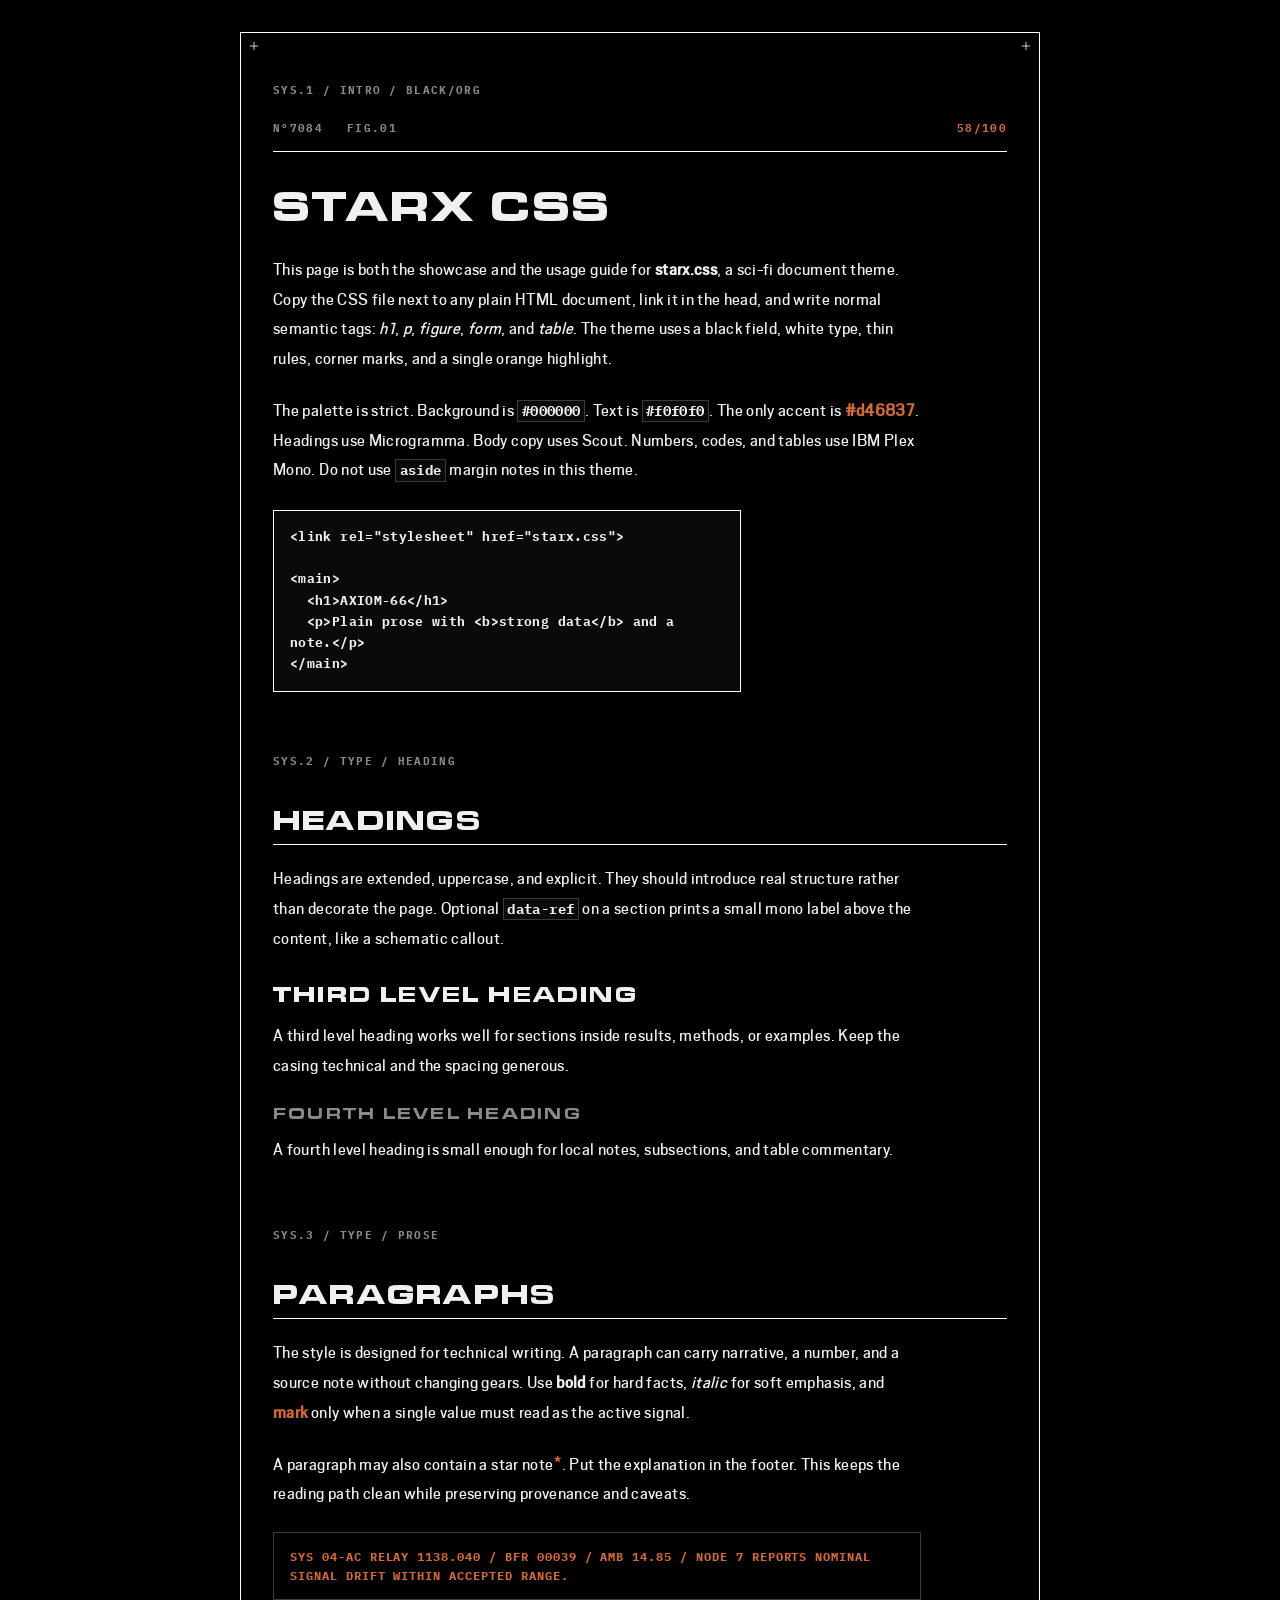
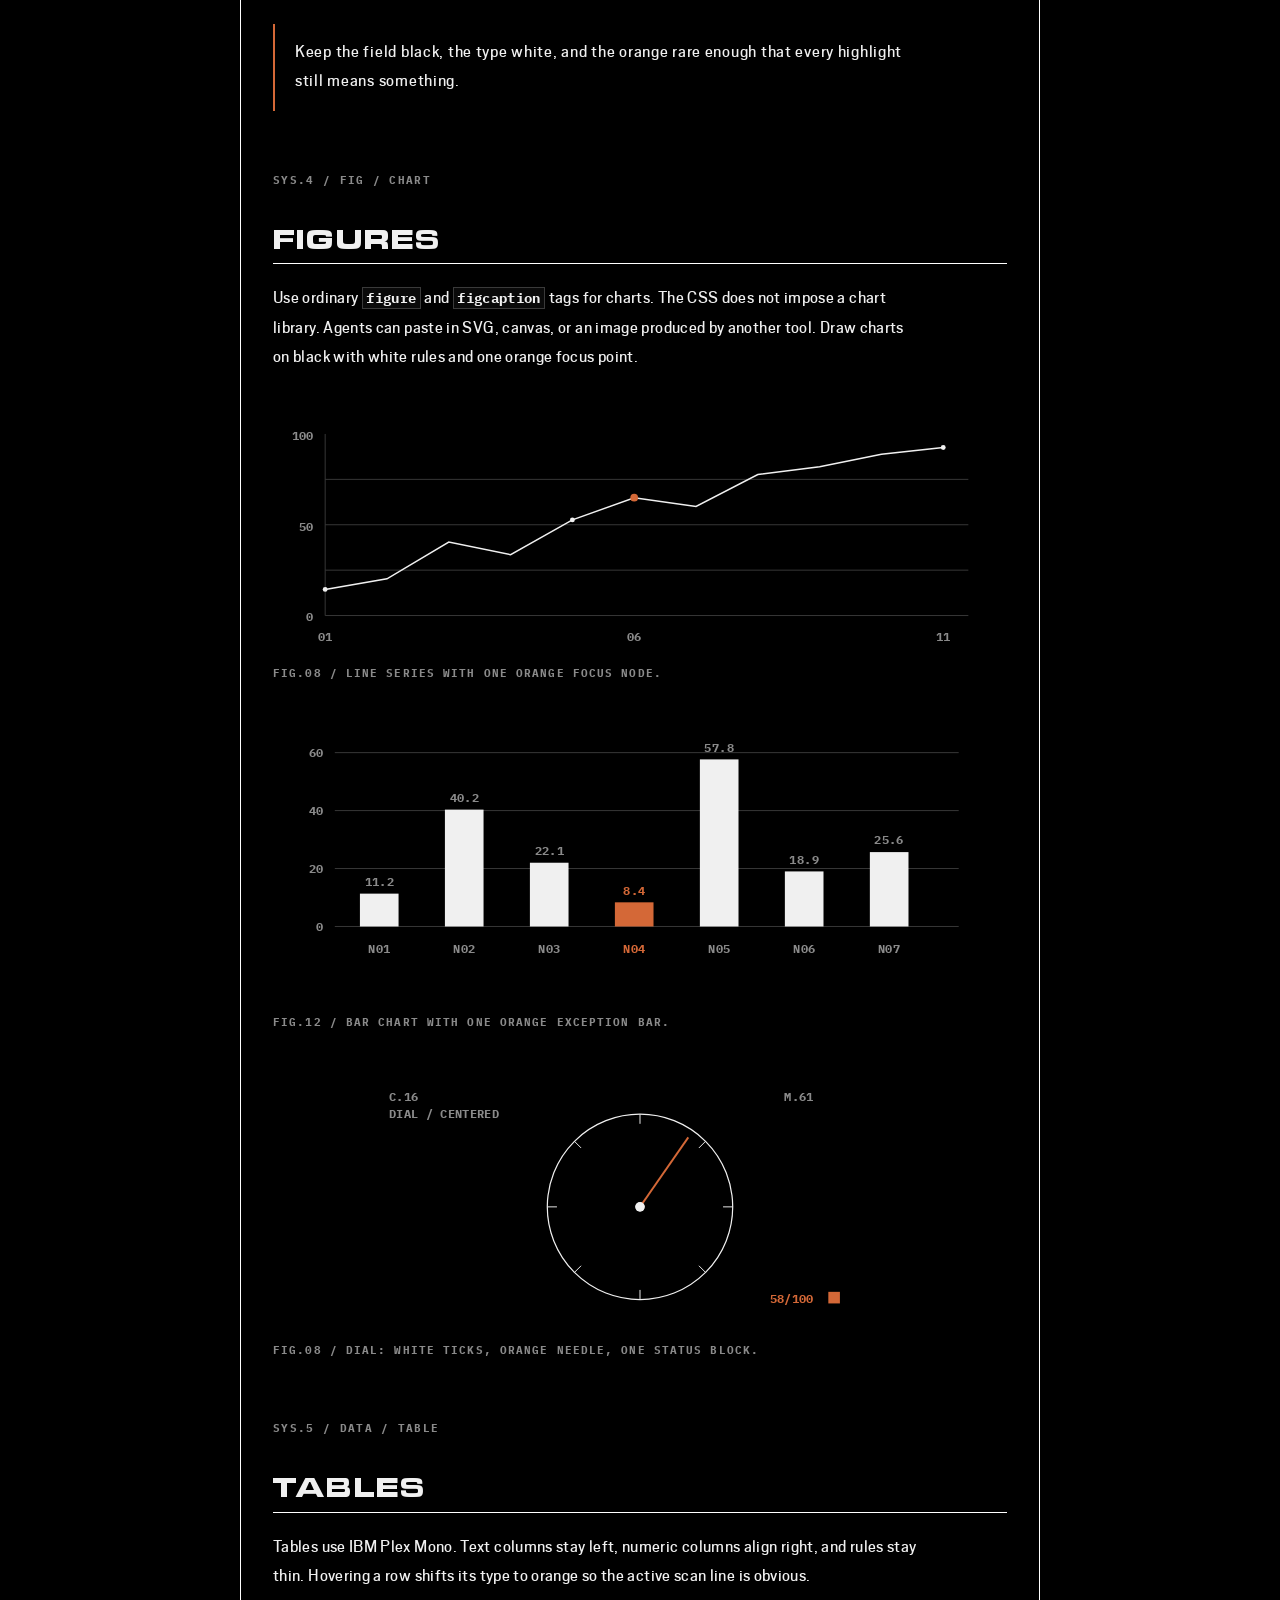
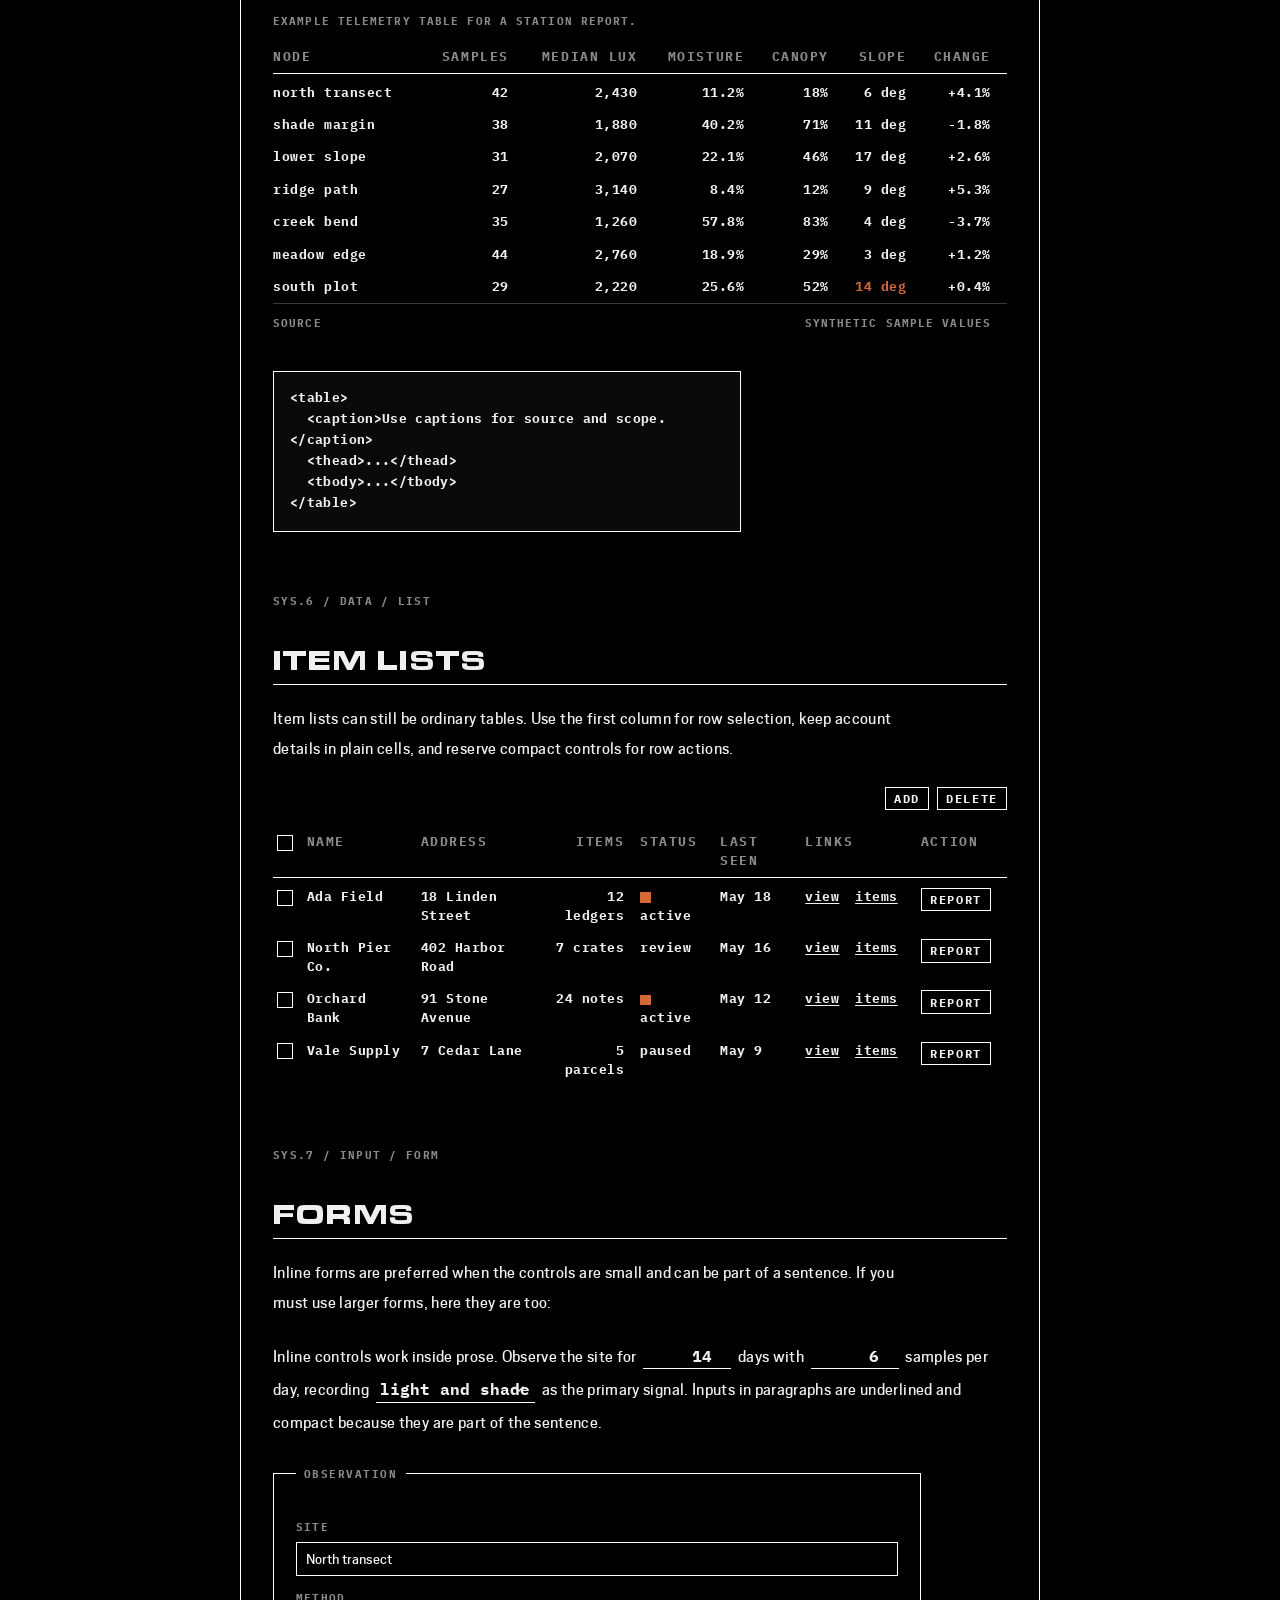
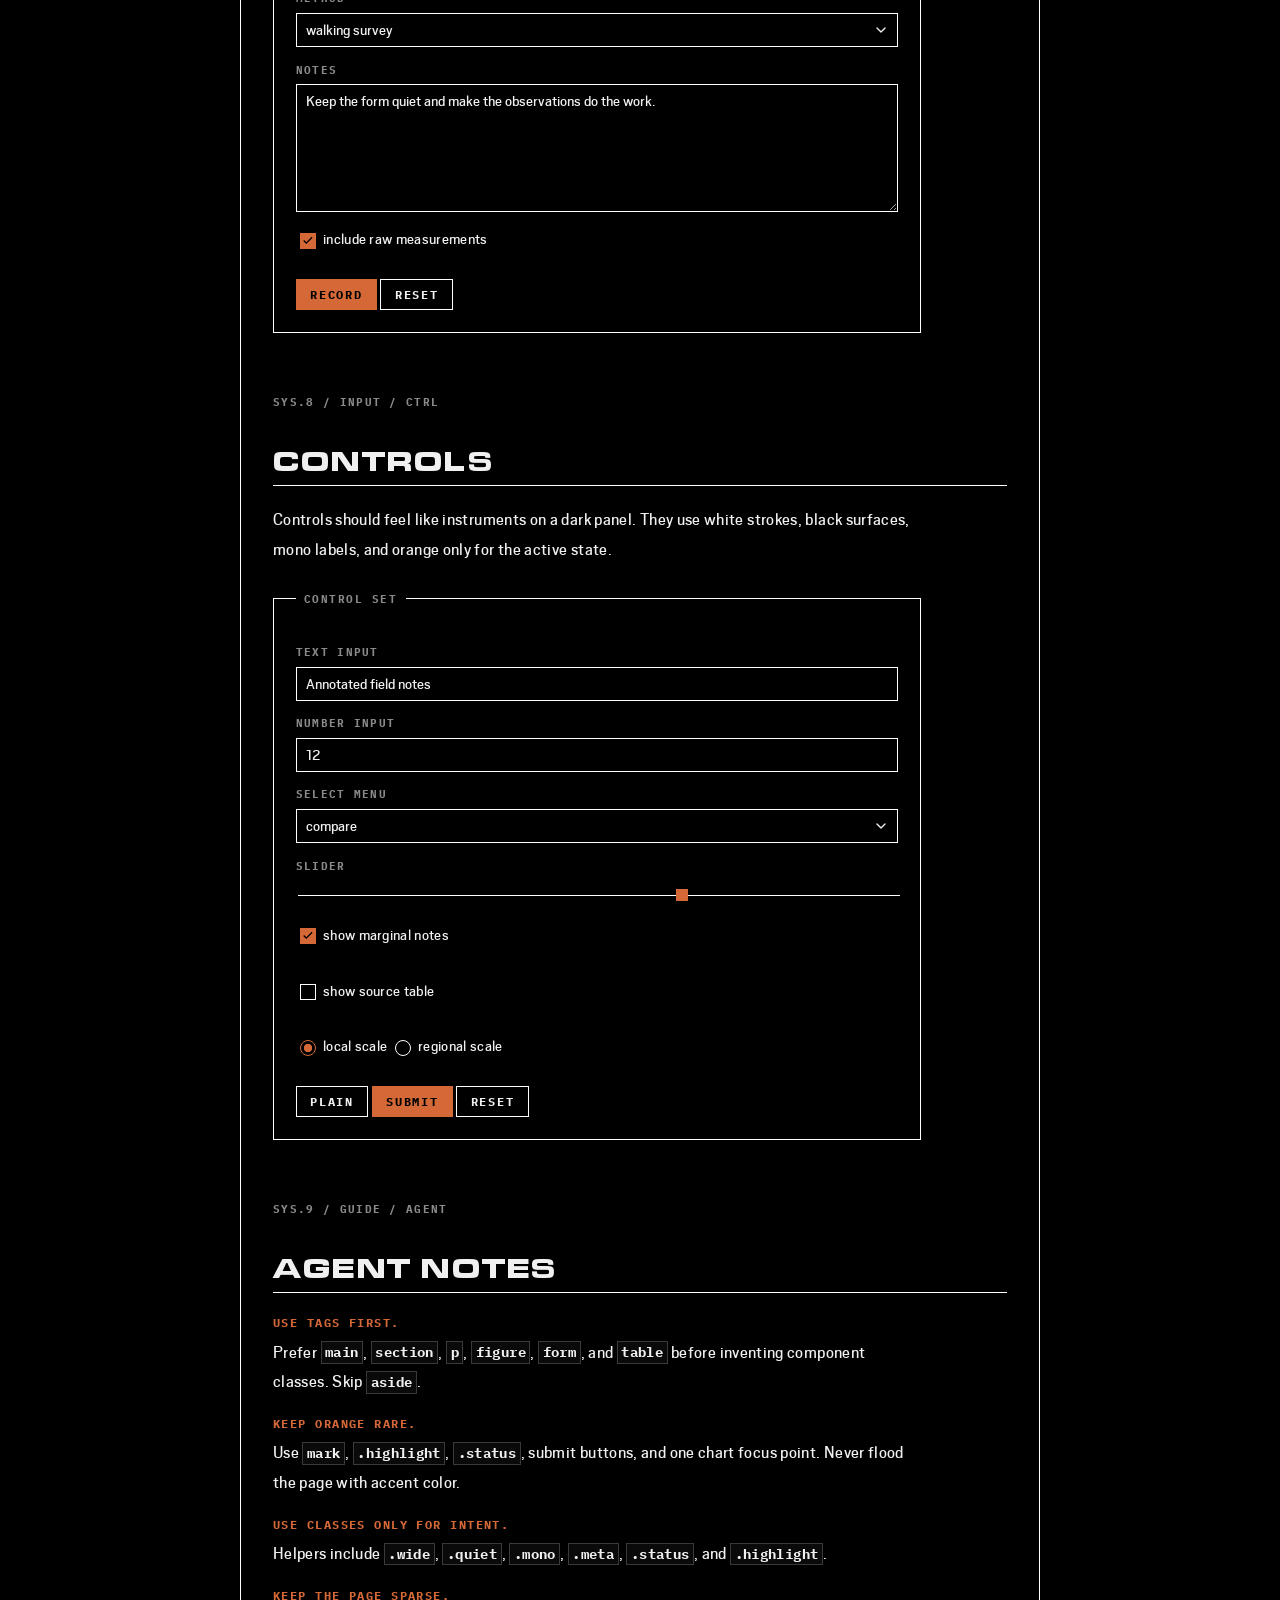
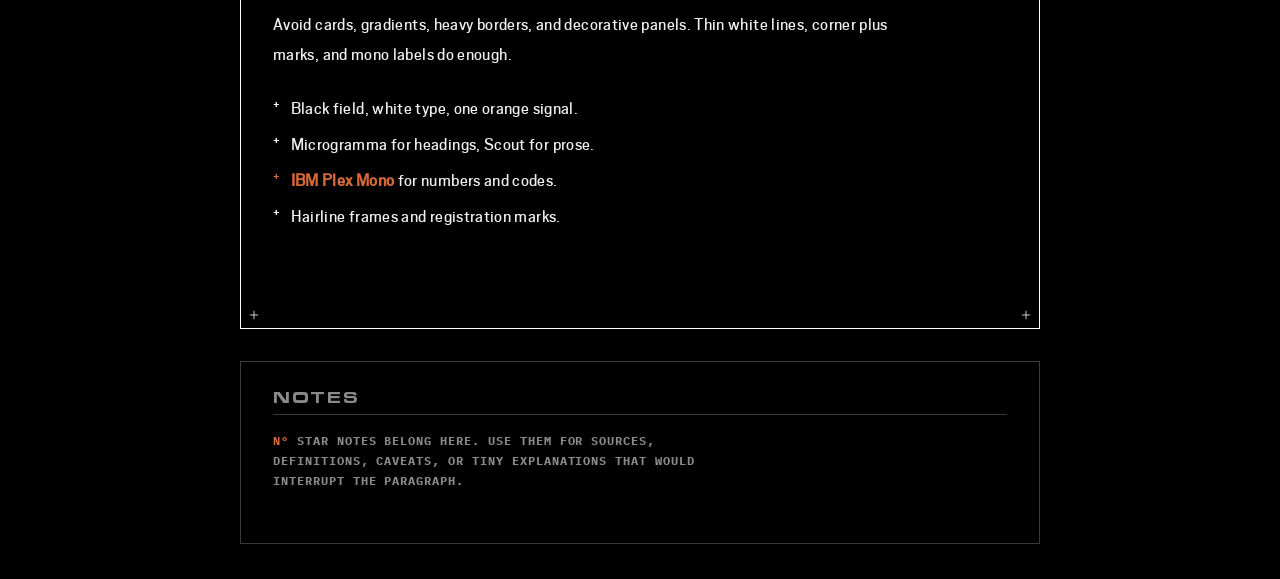
<file: starx/index.html>
<!doctype html>
<html lang="en">
<head>
  <meta charset="utf-8">
  <meta name="viewport" content="width=device-width, initial-scale=1">
  <title>Starx CSS</title>
  <link rel="stylesheet" href="starx.css">
</head>
<body>
  <main>
    <section data-ref="SYS.1 / INTRO / BLACK/ORG">
      <div class="meta">
        <span>N°7084</span>
        <span>FIG.01</span>
        <span>58/100</span>
      </div>
      <h1>Starx CSS</h1>
      <p>
        This page is both the showcase and the usage guide for
        <b>starx.css</b>, a sci-fi document theme. Copy the CSS file next to
        any plain HTML document, link it in the head, and write normal
        semantic tags: <i>h1</i>, <i>p</i>, <i>figure</i>, <i>form</i>, and
        <i>table</i>. The theme uses a black field, white type, thin rules,
        corner marks, and a single orange highlight.
      </p>
      <p>
        The palette is strict. Background is <code>#000000</code>. Text is
        <code>#f0f0f0</code>. The only accent is
        <mark>#d46837</mark>. Headings use Microgramma. Body copy uses Scout.
        Numbers, codes, and tables use IBM Plex Mono. Do not use
        <code>aside</code> margin notes in this theme.
      </p>

      <pre><code>&lt;link rel="stylesheet" href="starx.css"&gt;

&lt;main&gt;
  &lt;h1&gt;AXIOM-66&lt;/h1&gt;
  &lt;p&gt;Plain prose with &lt;b&gt;strong data&lt;/b&gt; and a note.&lt;/p&gt;
&lt;/main&gt;</code></pre>
    </section>

    <section data-ref="SYS.2 / TYPE / HEADING">
      <h2>Headings</h2>
      <p>
        Headings are extended, uppercase, and explicit. They should introduce
        real structure rather than decorate the page. Optional
        <code>data-ref</code> on a section prints a small mono label above the
        content, like a schematic callout.
      </p>
      <h3>Third Level Heading</h3>
      <p>
        A third level heading works well for sections inside results, methods,
        or examples. Keep the casing technical and the spacing generous.
      </p>
      <h4>Fourth Level Heading</h4>
      <p>
        A fourth level heading is small enough for local notes, subsections,
        and table commentary.
      </p>
    </section>

    <section data-ref="SYS.3 / TYPE / PROSE">
      <h2>Paragraphs</h2>
      <p>
        The style is designed for technical writing. A paragraph can carry
        narrative, a number, and a source note without changing gears.
        Use <b>bold</b> for hard facts, <i>italic</i> for soft emphasis, and
        <mark>mark</mark> only when a single value must read as the active
        signal.
      </p>
      <p>
        A paragraph may also contain a star note<sup><a href="#note-source">*</a></sup>.
        Put the explanation in the footer. This keeps the reading path clean
        while preserving provenance and caveats.
      </p>
      <p>
        <samp>
          SYS 04-AC RELAY 1138.040 / BFR 00039 / AMB 14.85 / NODE 7
          REPORTS NOMINAL SIGNAL DRIFT WITHIN ACCEPTED RANGE.
        </samp>
      </p>
      <blockquote>
        <p>
          Keep the field black, the type white, and the orange rare enough
          that every highlight still means something.
        </p>
      </blockquote>
    </section>

    <section data-ref="SYS.4 / FIG / CHART">
      <h2>Figures</h2>
      <p>
        Use ordinary <code>figure</code> and <code>figcaption</code> tags for
        charts. The CSS does not impose a chart library. Agents can paste in
        SVG, canvas, or an image produced by another tool. Draw charts on
        black with white rules and one orange focus point.
      </p>
      <figure class="wide">
        <svg viewBox="0 0 760 260" role="img"
          aria-label="A minimal line chart with one measured series.">
          <rect x="0" y="0" width="760" height="260" fill="#000000"></rect>
          <g stroke="#3a3a3a" stroke-width="1">
            <line x1="54" y1="30" x2="54" y2="218"></line>
            <line x1="54" y1="218" x2="720" y2="218"></line>
            <line x1="54" y1="171" x2="720" y2="171"></line>
            <line x1="54" y1="124" x2="720" y2="124"></line>
            <line x1="54" y1="77" x2="720" y2="77"></line>
          </g>
          <polyline fill="none" stroke="#f0f0f0" stroke-width="1.5"
            points="54,191 118,180 182,142 246,155 310,119 374,96 438,105 502,72 566,64 630,51 694,44">
          </polyline>
          <g fill="#f0f0f0">
            <circle cx="54" cy="191" r="2.5"></circle>
            <circle cx="310" cy="119" r="2.5"></circle>
            <circle cx="694" cy="44" r="2.5"></circle>
          </g>
          <circle cx="374" cy="96" r="4" fill="#d46837"></circle>
          <g fill="#8a8a8a" font-family="IBM Plex Mono, monospace"
            font-size="12" font-weight="bold">
            <text x="42" y="224" text-anchor="end">0</text>
            <text x="42" y="130" text-anchor="end">50</text>
            <text x="42" y="36" text-anchor="end">100</text>
            <text x="54" y="244" text-anchor="middle">01</text>
            <text x="374" y="244" text-anchor="middle">06</text>
            <text x="694" y="244" text-anchor="middle">11</text>
          </g>
        </svg>
        <figcaption>
          FIG.08 / Line series with one orange focus node.
        </figcaption>
      </figure>

      <figure class="wide">
        <svg viewBox="0 0 760 300" role="img"
          aria-label="A minimal bar chart comparing signal by node.">
          <title>Signal by node</title>
          <rect x="0" y="0" width="760" height="300" fill="#000000"></rect>
          <g stroke="#3a3a3a" stroke-width="1">
            <line x1="64" y1="40" x2="710" y2="40"></line>
            <line x1="64" y1="100" x2="710" y2="100"></line>
            <line x1="64" y1="160" x2="710" y2="160"></line>
            <line x1="64" y1="220" x2="710" y2="220"></line>
          </g>
          <g fill="#f0f0f0">
            <rect x="90" y="186" width="40" height="34"></rect>
            <rect x="178" y="99" width="40" height="121"></rect>
            <rect x="266" y="154" width="40" height="66"></rect>
            <rect x="354" y="195" width="40" height="25"
              fill="#d46837"></rect>
            <rect x="442" y="47" width="40" height="173"></rect>
            <rect x="530" y="163" width="40" height="57"></rect>
            <rect x="618" y="143" width="40" height="77"></rect>
          </g>
          <g fill="#8a8a8a" font-family="IBM Plex Mono, monospace"
            font-size="12" font-weight="bold">
            <text x="52" y="225" text-anchor="end">0</text>
            <text x="52" y="165" text-anchor="end">20</text>
            <text x="52" y="105" text-anchor="end">40</text>
            <text x="52" y="45" text-anchor="end">60</text>
            <text x="110" y="247" text-anchor="middle">N01</text>
            <text x="198" y="247" text-anchor="middle">N02</text>
            <text x="286" y="247" text-anchor="middle">N03</text>
            <text x="374" y="247" text-anchor="middle"
              fill="#d46837">N04</text>
            <text x="462" y="247" text-anchor="middle">N05</text>
            <text x="550" y="247" text-anchor="middle">N06</text>
            <text x="638" y="247" text-anchor="middle">N07</text>
            <text x="110" y="178" text-anchor="middle">11.2</text>
            <text x="198" y="91" text-anchor="middle">40.2</text>
            <text x="286" y="146" text-anchor="middle">22.1</text>
            <text x="374" y="187" text-anchor="middle"
              fill="#d46837">8.4</text>
            <text x="462" y="39" text-anchor="middle">57.8</text>
            <text x="550" y="155" text-anchor="middle">18.9</text>
            <text x="638" y="135" text-anchor="middle">25.6</text>
          </g>
        </svg>
        <figcaption>
          FIG.12 / Bar chart with one orange exception bar.
        </figcaption>
      </figure>

      <figure class="wide">
        <svg viewBox="0 0 760 280" role="img"
          aria-label="A dial readout with orange needle.">
          <rect x="0" y="0" width="760" height="280" fill="#000000"></rect>
          <g fill="none" stroke="#f0f0f0" stroke-width="1.25">
            <circle cx="380" cy="150" r="96"></circle>
            <circle cx="380" cy="150" r="4" fill="#f0f0f0"></circle>
          </g>
          <g stroke="#f0f0f0" stroke-width="1">
            <line x1="380" y1="54" x2="380" y2="64"></line>
            <line x1="476" y1="150" x2="466" y2="150"></line>
            <line x1="380" y1="246" x2="380" y2="236"></line>
            <line x1="284" y1="150" x2="294" y2="150"></line>
            <line x1="448" y1="82" x2="441" y2="89"></line>
            <line x1="448" y1="218" x2="441" y2="211"></line>
            <line x1="312" y1="82" x2="319" y2="89"></line>
            <line x1="312" y1="218" x2="319" y2="211"></line>
          </g>
          <line x1="380" y1="150" x2="430" y2="78"
            stroke="#d46837" stroke-width="2"></line>
          <circle cx="380" cy="150" r="5" fill="#f0f0f0"></circle>
          <g fill="#8a8a8a" font-family="IBM Plex Mono, monospace"
            font-size="12" font-weight="bold">
            <text x="120" y="40">C.16</text>
            <text x="120" y="58">DIAL / CENTERED</text>
            <text x="560" y="40" text-anchor="end">M.61</text>
            <text x="560" y="250" text-anchor="end" fill="#d46837">
              58/100
            </text>
          </g>
          <rect x="575" y="238" width="12" height="12" fill="#d46837"></rect>
        </svg>
        <figcaption>
          FIG.08 / Dial: white ticks, orange needle, one status block.
        </figcaption>
      </figure>
    </section>

    <section data-ref="SYS.5 / DATA / TABLE">
      <h2>Tables</h2>
      <p>
        Tables use IBM Plex Mono. Text columns stay left, numeric columns
        align right, and rules stay thin. Hovering a row shifts its type to
        orange so the active scan line is obvious.
      </p>
      <table class="wide">
        <caption>
          Example telemetry table for a station report.
        </caption>
        <thead>
          <tr>
            <th>Node</th>
            <th>Samples</th>
            <th>Median lux</th>
            <th>Moisture</th>
            <th>Canopy</th>
            <th>Slope</th>
            <th>Change</th>
          </tr>
        </thead>
        <tbody>
          <tr>
            <td>north transect</td>
            <td>42</td>
            <td>2,430</td>
            <td>11.2%</td>
            <td>18%</td>
            <td>6 deg</td>
            <td>+4.1%</td>
          </tr>
          <tr>
            <td>shade margin</td>
            <td>38</td>
            <td>1,880</td>
            <td>40.2%</td>
            <td>71%</td>
            <td>11 deg</td>
            <td>-1.8%</td>
          </tr>
          <tr>
            <td>lower slope</td>
            <td>31</td>
            <td>2,070</td>
            <td>22.1%</td>
            <td>46%</td>
            <td>17 deg</td>
            <td>+2.6%</td>
          </tr>
          <tr>
            <td>ridge path</td>
            <td>27</td>
            <td>3,140</td>
            <td>8.4%</td>
            <td>12%</td>
            <td>9 deg</td>
            <td>+5.3%</td>
          </tr>
          <tr>
            <td>creek bend</td>
            <td>35</td>
            <td>1,260</td>
            <td>57.8%</td>
            <td>83%</td>
            <td>4 deg</td>
            <td>-3.7%</td>
          </tr>
          <tr>
            <td>meadow edge</td>
            <td>44</td>
            <td>2,760</td>
            <td>18.9%</td>
            <td>29%</td>
            <td>3 deg</td>
            <td>+1.2%</td>
          </tr>
          <tr>
            <td>south plot</td>
            <td>29</td>
            <td>2,220</td>
            <td>25.6%</td>
            <td>52%</td>
            <td><mark>14 deg</mark></td>
            <td>+0.4%</td>
          </tr>
        </tbody>
        <tfoot>
          <tr>
            <td>source</td>
            <td colspan="6">synthetic sample values</td>
          </tr>
        </tfoot>
      </table>

      <pre><code>&lt;table&gt;
  &lt;caption&gt;Use captions for source and scope.&lt;/caption&gt;
  &lt;thead&gt;...&lt;/thead&gt;
  &lt;tbody&gt;...&lt;/tbody&gt;
&lt;/table&gt;</code></pre>
    </section>

    <section data-ref="SYS.6 / DATA / LIST">
      <h2>Item Lists</h2>
      <p>
        Item lists can still be ordinary tables. Use the first column for row
        selection, keep account details in plain cells, and reserve compact
        controls for row actions.
      </p>
      <div class="table-actions wide">
        <button type="button">add</button>
        <button type="button">delete</button>
      </div>
      <table class="wide item-list">
        <thead>
          <tr>
            <th>
              <input type="checkbox" aria-label="Select all accounts">
            </th>
            <th>Name</th>
            <th>Address</th>
            <th>Items</th>
            <th>Status</th>
            <th>Last seen</th>
            <th>Links</th>
            <th>Action</th>
          </tr>
        </thead>
        <tbody>
          <tr>
            <td>
              <input type="checkbox" aria-label="Select Ada Field">
            </td>
            <td>Ada Field</td>
            <td>18 Linden Street</td>
            <td>12 ledgers</td>
            <td><span class="status"></span>active</td>
            <td>May 18</td>
            <td>
              <a href="#">view</a>
              <a href="#">items</a>
            </td>
            <td>
              <button type="button">report</button>
            </td>
          </tr>
          <tr>
            <td>
              <input type="checkbox" aria-label="Select North Pier Co.">
            </td>
            <td>North Pier Co.</td>
            <td>402 Harbor Road</td>
            <td>7 crates</td>
            <td>review</td>
            <td>May 16</td>
            <td>
              <a href="#">view</a>
              <a href="#">items</a>
            </td>
            <td>
              <button type="button">report</button>
            </td>
          </tr>
          <tr>
            <td>
              <input type="checkbox" aria-label="Select Orchard Bank">
            </td>
            <td>Orchard Bank</td>
            <td>91 Stone Avenue</td>
            <td>24 notes</td>
            <td><span class="status"></span>active</td>
            <td>May 12</td>
            <td>
              <a href="#">view</a>
              <a href="#">items</a>
            </td>
            <td>
              <button type="button">report</button>
            </td>
          </tr>
          <tr>
            <td>
              <input type="checkbox" aria-label="Select Vale Supply">
            </td>
            <td>Vale Supply</td>
            <td>7 Cedar Lane</td>
            <td>5 parcels</td>
            <td>paused</td>
            <td>May 9</td>
            <td>
              <a href="#">view</a>
              <a href="#">items</a>
            </td>
            <td>
              <button type="button">report</button>
            </td>
          </tr>
        </tbody>
      </table>
    </section>

    <section data-ref="SYS.7 / INPUT / FORM">
      <h2>Forms</h2>
      <p>
        Inline forms are preferred when the controls are small and can be part
        of a sentence. If you must use larger forms, here they are too:
      </p>
      <p>
        Inline controls work inside prose. Observe the site for
        <input type="number" value="14" min="1" max="100">
        days with
        <input type="number" value="6" min="1" max="24">
        samples per day, recording
        <select>
          <option>light and shade</option>
          <option>wind and water</option>
          <option>soil and slope</option>
        </select>
        as the primary signal. Inputs in paragraphs are underlined and
        compact because they are part of the sentence.
      </p>
      <form onsubmit="return false;">
        <fieldset>
          <legend>Observation</legend>

          <label for="site">Site</label>
          <input id="site" name="site" value="North transect">

          <label for="method">Method</label>
          <select id="method" name="method">
            <option>walking survey</option>
            <option>fixed camera</option>
            <option>sample quadrat</option>
          </select>

          <label for="notes">Notes</label>
          <textarea id="notes" name="notes">Keep the form quiet and make the observations do the work.</textarea>

          <p>
            <label>
              <input type="checkbox" checked>
              include raw measurements
            </label>
          </p>

          <button type="submit">record</button>
          <button type="reset">reset</button>
        </fieldset>
      </form>
    </section>

    <section data-ref="SYS.8 / INPUT / CTRL">
      <h2>Controls</h2>
      <p>
        Controls should feel like instruments on a dark panel. They use white
        strokes, black surfaces, mono labels, and orange only for the active
        state.
      </p>
      <form onsubmit="return false;">
        <fieldset>
          <legend>Control Set</legend>

          <label for="title">Text input</label>
          <input id="title" name="title" value="Annotated field notes">

          <label for="count">Number input</label>
          <input id="count" name="count" type="number" value="12" min="0">

          <label for="mode">Select menu</label>
          <select id="mode" name="mode">
            <option>compare</option>
            <option>collect</option>
            <option>revise</option>
          </select>

          <label for="density">Slider</label>
          <input id="density" name="density" type="range" min="0" max="100"
            value="64">

          <p>
            <label>
              <input type="checkbox" checked>
              show marginal notes
            </label>
          </p>
          <p>
            <label>
              <input type="checkbox">
              show source table
            </label>
          </p>

          <p>
            <label>
              <input type="radio" name="scale" checked>
              local scale
            </label>
            <label>
              <input type="radio" name="scale">
              regional scale
            </label>
          </p>

          <button type="button">plain</button>
          <button type="submit">submit</button>
          <button type="reset">reset</button>
        </fieldset>
      </form>
    </section>

    <section data-ref="SYS.9 / GUIDE / AGENT">
      <h2>Agent Notes</h2>
      <dl>
        <dt>Use tags first.</dt>
        <dd>
          Prefer <code>main</code>, <code>section</code>, <code>p</code>,
          <code>figure</code>, <code>form</code>, and <code>table</code>
          before inventing component classes. Skip <code>aside</code>.
        </dd>
        <dt>Keep orange rare.</dt>
        <dd>
          Use <code>mark</code>, <code>.highlight</code>,
          <code>.status</code>, submit buttons, and one chart focus point.
          Never flood the page with accent color.
        </dd>
        <dt>Use classes only for intent.</dt>
        <dd>
          Helpers include <code>.wide</code>, <code>.quiet</code>,
          <code>.mono</code>, <code>.meta</code>, <code>.status</code>, and
          <code>.highlight</code>.
        </dd>
        <dt>Keep the page sparse.</dt>
        <dd>
          Avoid cards, gradients, heavy borders, and decorative panels. Thin
          white lines, corner plus marks, and mono labels do enough.
        </dd>
      </dl>
      <ul>
        <li>Black field, white type, one orange signal.</li>
        <li>Microgramma for headings, Scout for prose.</li>
        <li><mark>IBM Plex Mono</mark> for numbers and codes.</li>
        <li>Hairline frames and registration marks.</li>
      </ul>
    </section>
  </main>

  <footer>
    <h2>Notes</h2>
    <ol>
      <li id="note-source">
        Star notes belong here. Use them for sources, definitions, caveats, or
        tiny explanations that would interrupt the paragraph.
      </li>
    </ol>
  </footer>
</body>
</html>
</file>
<file: 2001/2001.css>
@import url("https://fonts.googleapis.com/css2?family=IBM+Plex+Mono:wght@400;500;600&family=IBM+Plex+Sans:ital,wght@0,400;0,500;0,600;0,700;1,400;1,600&display=swap");

@font-face {
  font-family: "Microgramma";
  src: url("fonts/microgramma-webfont.ttf") format("truetype");
  font-weight: 400;
  font-style: normal;
  font-display: swap;
}

:root {
  --black: #101216;
  --blackish: #171a1f;
  --white: #f6f7fb;
  --muted: #9eb3c5;
  --cyan: #72d8ff;
  --blue: #2478ad;
  --bright-blue: #2d96d8;
  --navy: #11304e;
  --purple: #6c3f92;
  --violet: #352079;
  --magenta: #8f2d6d;
  --red: #c51b46;
  --rust: #af3327;
  --green: #398f68;
  --button-blue: #76b8ca;
  --button-green: #3f7f39;
  --button-mint: #73b99f;
  --button-slate: #7891b0;
  --button-olive: #4f5528;
  --border: rgba(246, 247, 251, 0.22);
  --shadow: rgba(0, 0, 0, 0.42);
  --width: 920px;
}

* {
  box-sizing: border-box;
}

html {
  background: var(--black);
}

body {
  margin: 0;
  color: var(--white);
  font-family: "IBM Plex Sans", Arial, sans-serif;
  font-size: 18px;
  line-height: 1.65;
  font-variant-numeric: tabular-nums;
  background: var(--black);
}

body > header,
main,
body > footer {
  width: 100%;
}

body > header {
  min-height: 100vh;
  padding: 96px max(24px, calc((100vw - var(--width)) / 2));
  display: flex;
  flex-direction: column;
  justify-content: center;
  background: var(--blue);
}

main {
  padding: 0;
}

body > footer {
  min-height: 70vh;
  padding: 96px max(24px, calc((100vw - var(--width)) / 2));
  display: flex;
  flex-direction: column;
  justify-content: center;
  color: var(--white);
  background: var(--black);
}

main > section {
  min-height: 100vh;
  padding: 96px max(24px, calc((100vw - var(--width)) / 2));
  display: flex;
  flex-direction: column;
  justify-content: center;
  background: var(--black);
}

main > section:nth-of-type(1),
main > section:nth-of-type(8) {
  background: var(--purple);
}

main > section:nth-of-type(3),
main > section:nth-of-type(4),
main > section:nth-of-type(5),
main > section:nth-of-type(7) {
  background: var(--blue);
}

main > section:nth-of-type(6) {
  background: var(--red);
}

footer > small:first-child {
  display: block;
  margin-bottom: 10px;
  color: var(--white);
  font-size: 0.76rem;
  font-weight: 600;
  text-transform: uppercase;
}

h1,
h2,
h3,
h4 {
  display: flex;
  width: min(100%, var(--head-width));
  max-width: 100%;
  min-height: auto;
  margin: 0 0 72px;
  padding: 0;
  flex-direction: column;
  align-items: center;
  justify-content: center;
  color: var(--white);
  font-family: "Microgramma", "IBM Plex Sans", Arial, sans-serif;
  font-weight: 400;
  line-height: 0.95;
  text-align: center;
  text-transform: uppercase;
  overflow-wrap: anywhere;
  background: transparent;
  box-shadow: none;
}

h1 {
  --head-width: 640px;
  --label-size: 1.5rem;
  font-size: clamp(5rem, 13vw, 8.25rem);
}

h2 {
  --head-width: 760px;
  --label-size: 1em;
  width: min(100%, var(--head-width));
  margin-bottom: 58px;
  padding: 14px 34px 16px;
  flex-direction: row;
  gap: 0.52em;
  justify-content: flex-start;
  color: var(--black);
  font-size: clamp(1.9rem, 6.3vw, 3.9rem);
  line-height: 1;
  white-space: nowrap;
  background: var(--white);
  border-radius: 6px;
  box-shadow: 0 0 18px rgba(255, 255, 255, 0.48);
}

h3 {
  --head-width: 390px;
  --label-size: 0.92rem;
  font-size: clamp(3.25rem, 9vw, 4.9rem);
}

h4 {
  --head-width: 300px;
  --label-size: 0.74rem;
  font-size: clamp(2.55rem, 7vw, 3.75rem);
}

h1 small,
h2 small,
h3 small,
h4 small {
  display: block;
  margin: 0 0 0.16em;
  color: var(--white);
  font-size: var(--label-size);
  font-weight: 500;
  line-height: 1;
  text-transform: uppercase;
  white-space: nowrap;
}

h2 small {
  margin: 0;
  color: currentColor;
  font-size: 1em;
}

main > section:nth-of-type(1) h2,
main > section:nth-of-type(8) h2 {
  color: var(--purple);
}

main > section:nth-of-type(3) h2,
main > section:nth-of-type(4) h2,
main > section:nth-of-type(5) h2,
main > section:nth-of-type(7) h2 {
  color: var(--blue);
}

main > section:nth-of-type(6) h2 {
  color: var(--red);
}

p {
  max-width: 36em;
  margin: 0 0 22px;
}

a {
  color: var(--white);
  font-weight: 600;
  text-decoration: underline;
  text-decoration-thickness: 2px;
  text-underline-offset: 0.18em;
}

a:hover {
  color: var(--white);
  background: rgba(255, 255, 255, 0.18);
}

b,
strong {
  color: var(--white);
  font-weight: 700;
  background: transparent;
  text-decoration: underline;
  text-decoration-thickness: 2px;
  text-underline-offset: 0.18em;
}

i,
em {
  color: var(--white);
  font-style: italic;
}

mark {
  display: inline-block;
  margin-top: 8px;
  padding: 18px 24px;
  color: var(--white);
  font-size: clamp(1.4rem, 6vw, 3rem);
  font-weight: 700;
  line-height: 1;
  text-transform: uppercase;
  background: var(--black);
  border: 2px solid var(--white);
  box-shadow: none;
}

small {
  color: var(--white);
}

ul,
ol {
  max-width: 36em;
  margin: 0 0 24px;
  padding-left: 1.35em;
}

li {
  margin-bottom: 8px;
}

blockquote {
  max-width: 36em;
  margin: 28px 0;
  padding: 20px 24px;
  color: var(--white);
  background: rgba(128, 128, 128, 0.2);
  border-left: 8px solid var(--white);
}

blockquote p {
  margin: 0;
}

code,
kbd,
samp,
pre {
  font-family: "IBM Plex Mono", "IBM Plex Sans", monospace;
}

samp {
  display: block;
  max-width: 36em;
  line-height: 1.45;
}

code {
  color: var(--white);
  background: rgba(0, 0, 0, 0.26);
  padding: 0.1em 0.28em;
}

pre {
  max-width: 100%;
  margin: 28px 0 0;
  padding: 22px;
  overflow-x: auto;
  color: var(--white);
  background: rgba(0, 0, 0, 0.28);
  border: 1px solid var(--border);
  box-shadow: none;
}

pre code {
  padding: 0;
  background: transparent;
}

menu {
  display: grid;
  grid-template-columns: repeat(4, minmax(0, 1fr));
  gap: 22px;
  margin: 30px 0 0;
  padding: 0;
  list-style: none;
}

menu li {
  min-height: 150px;
  margin: 0;
  padding: 24px;
  display: grid;
  place-content: center;
  color: var(--white);
  background: var(--red);
  box-shadow: none;
  border: 0;
}

menu li:nth-child(2) {
  background: var(--red);
}

menu li:nth-child(3) {
  background: var(--red);
}

menu li:nth-child(4) {
  background: var(--red);
}

menu li:nth-child(5) {
  background: var(--red);
}

menu li:nth-child(6) {
  background: var(--red);
}

menu li:nth-child(7) {
  background: var(--red);
}

menu li:nth-child(8) {
  background: var(--red);
}

menu small {
  display: block;
  margin-bottom: 8px;
  color: rgba(255, 255, 255, 0.62);
  font-size: 0.72rem;
  font-weight: 600;
}

menu b {
  display: block;
  padding: 0;
  color: var(--white);
  font-size: 2.4rem;
  line-height: 1;
  text-align: left;
  background: transparent;
}

nav {
  width: min(460px, 100%);
  margin-top: 28px;
  padding: 0;
  background: transparent;
  border: 0;
  box-shadow: none;
}

nav a {
  display: flex;
  margin: 0 0 10px;
  min-height: 78px;
  padding: 17px 28px;
  align-items: center;
  justify-content: flex-start;
  color: var(--white);
  font-size: clamp(1.15rem, 4.5vw, 1.55rem);
  font-weight: 600;
  line-height: 1.05;
  text-align: left;
  text-transform: uppercase;
  text-decoration: none;
  background: var(--button-blue);
  border: 2px solid rgba(0, 0, 0, 0.42);
  text-shadow: 0 0 5px rgba(255, 255, 255, 0.45);
  box-shadow:
    inset 0 0 7px rgba(255, 255, 255, 0.07),
    0 0 7px rgba(255, 255, 255, 0.06);
}

nav a:nth-child(2) {
  background: var(--button-green);
}

nav a:nth-child(3) {
  background: var(--button-slate);
}

nav a:last-child {
  margin-bottom: 0;
}

nav a:hover {
  color: var(--white);
  filter: brightness(1.1);
}

form {
  max-width: 760px;
  margin-top: 28px;
  padding: 28px;
  color: var(--white);
  background: rgba(0, 0, 0, 0.18);
  border: 0;
  box-shadow: none;
}

fieldset {
  margin: 0 0 24px;
  padding: 20px;
  border: 0;
  background: rgba(0, 0, 0, 0.22);
}

legend {
  padding: 0;
  color: var(--white);
  font-size: 0.86rem;
  font-weight: 700;
  text-transform: uppercase;
}

label {
  display: block;
  margin: 0 0 16px;
  color: var(--white);
  font-weight: 600;
}

label:has(+ input),
label:has(+ select),
label:has(+ textarea) {
  margin-bottom: 6px;
}

input,
select,
textarea,
button {
  width: 100%;
  font: inherit;
}

input,
select,
textarea {
  margin: 0 0 18px;
  padding: 12px 13px;
  color: var(--black);
  background: var(--white);
  border: 0;
  border-radius: 0;
  appearance: none;
}

input:focus,
select:focus,
textarea:focus {
  outline: 3px solid var(--black);
  outline-offset: 2px;
}

select {
  padding-right: 42px;
  background-image:
    linear-gradient(45deg, transparent 50%, var(--black) 50%),
    linear-gradient(135deg, var(--black) 50%, transparent 50%);
  background-position:
    calc(100% - 24px) 50%,
    calc(100% - 16px) 50%;
  background-repeat: no-repeat;
  background-size: 8px 8px;
}

input[type="checkbox"],
input[type="radio"] {
  width: 1.25em;
  height: 1.25em;
  margin: 0 14px 0 0;
  padding: 0;
  background: transparent;
  border: 2px solid var(--white);
  appearance: none;
  vertical-align: -0.12em;
}

input[type="radio"] {
  border-radius: 50%;
}

input[type="checkbox"]:checked {
  background: var(--white);
}

input[type="radio"]:checked {
  background: var(--white);
}

input[type="range"] {
  height: 22px;
  padding: 0;
  background: transparent;
  appearance: none;
}

input[type="range"]::-webkit-slider-runnable-track {
  height: 3px;
  background: var(--white);
}

input[type="range"]::-webkit-slider-thumb {
  width: 22px;
  height: 22px;
  margin-top: -9px;
  background: var(--white);
  border: 0;
  border-radius: 0;
  appearance: none;
}

input[type="range"]::-moz-range-track {
  height: 3px;
  background: var(--white);
}

input[type="range"]::-moz-range-thumb {
  width: 22px;
  height: 22px;
  background: var(--white);
  border: 0;
  border-radius: 0;
}

button {
  width: auto;
  margin: 0 12px 12px 0;
  padding: 16px 24px;
  color: transparent;
  font-weight: 600;
  line-height: 1.05;
  text-transform: uppercase;
  background:
    linear-gradient(var(--blue), var(--blue)) text,
    var(--white);
  -webkit-background-clip: text, border-box;
  background-clip: text, border-box;
  border: 0;
  border-radius: 0;
  cursor: pointer;
  text-shadow: none;
  box-shadow: none;
}

button:nth-of-type(2n) {
  background:
    linear-gradient(var(--blue), var(--blue)) text,
    rgba(255, 255, 255, 0.82);
  -webkit-background-clip: text, border-box;
  background-clip: text, border-box;
}

button:nth-of-type(3n) {
  background:
    linear-gradient(var(--blue), var(--blue)) text,
    rgba(255, 255, 255, 0.68);
  -webkit-background-clip: text, border-box;
  background-clip: text, border-box;
}

button:hover {
  color: transparent;
  filter: brightness(0.92);
}

table {
  width: min(100%, 860px);
  margin-top: 42px;
  color: var(--white);
  font-family: "IBM Plex Mono", "IBM Plex Sans", monospace;
  font-size: 1rem;
  line-height: 1.45;
  border-collapse: collapse;
  background: transparent;
  box-shadow: none;
}

svg {
  width: min(100%, 1100px);
  height: auto;
  margin-top: 32px;
  color: var(--white);
}

svg path,
svg circle {
  fill: none;
  stroke: currentColor;
  stroke-width: 1.6;
  vector-effect: non-scaling-stroke;
}

svg g:nth-of-type(3) circle {
  fill: currentColor;
  stroke: none;
}

svg text {
  fill: currentColor;
  font-family: "IBM Plex Mono", "IBM Plex Sans", monospace;
  font-size: 24px;
}

caption {
  padding: 0 0 24px;
  color: var(--white);
  font-size: 0.86rem;
  font-weight: 400;
  text-align: center;
  text-transform: uppercase;
}

th,
td {
  padding: 0 28px 2px 0;
  color: var(--white);
  text-align: left;
  border: 0;
  text-shadow: 0 0 5px rgba(255, 255, 255, 0.36);
}

th {
  color: var(--white);
  background: transparent;
  font-weight: 400;
}

thead th {
  padding-bottom: 6px;
  border-bottom: 3px solid rgba(255, 255, 255, 0.86);
  white-space: nowrap;
}

thead th[colspan] {
  padding: 0 0 6px;
}

tbody tr:nth-child(2n) {
  background: transparent;
}

td:first-child,
th:first-child,
td:last-child,
th:last-child {
  font-variant-numeric: tabular-nums;
}

td:last-child,
th:last-child {
  padding-right: 0;
  text-align: left;
}

hr {
  margin: 42px 0;
  border: 0;
  border-top: 1px solid var(--border);
}

::selection {
  color: var(--white);
  background: var(--red);
}

h1::selection,
h2::selection,
h3::selection,
h4::selection,
h1 small::selection,
h2 small::selection,
h3 small::selection,
h4 small::selection {
  color: var(--white);
  background: var(--black);
}

@media (max-width: 720px) {
  body {
    font-size: 16px;
  }

  body > header {
    padding: 72px 24px;
  }

  main > section,
  body > footer {
    padding: 72px 24px;
  }

  h1 {
    --label-size: 1rem;
    font-size: clamp(4.25rem, 22vw, 7rem);
  }

  h2 {
    padding: 12px 18px 14px;
    gap: 0.36em;
    font-size: clamp(1.35rem, 6.4vw, 2.7rem);
  }

  h3 {
    font-size: clamp(3.1rem, 18vw, 5rem);
  }

  menu {
    grid-template-columns: repeat(2, minmax(0, 1fr));
    gap: 14px;
  }

  menu li {
    min-height: 118px;
    padding: 16px;
  }

  menu b {
    font-size: 1.9rem;
  }

  form {
    padding: 18px;
  }

  th,
  td {
    padding: 0;
  }
}

@media (max-width: 460px) {
  h1 {
    font-size: 4.25rem;
  }

  h2 {
    padding: 10px 12px 11px;
    gap: 0.28em;
    font-size: clamp(1.08rem, 5.8vw, 1.55rem);
  }

  menu {
    grid-template-columns: 1fr;
  }
}
</file>
<file: bb05/bb05.css>
/* bb05: a table-first forum theme inspired by 2005 bulletin boards. */

:root {
  --page: #9090bb;
  --shell: #f8f8f8;
  --row-a: #e8e8e8;
  --row-b: #f1f1f1;
  --head: #9090bb;
  --head-dark: #7676a8;
  --border: #707096;
  --ink: #000020;
  --soft: #eeeeff;
  --gold: #fff788;
  --blue: #0000c0;
  --red: #e23e3e;
  --white: #ffffff;
}

* {
  box-sizing: border-box;
}

html {
  background: var(--page);
}

body {
  margin: 0;
  color: var(--ink);
  background:
    repeating-linear-gradient(
      0deg,
      rgb(255 255 255 / 0.08) 0,
      rgb(255 255 255 / 0.08) 1px,
      transparent 1px,
      transparent 4px
    ),
    var(--page);
  font: 11px/1.45 Verdana, Helvetica, Arial, sans-serif;
}

body > table {
  width: min(1000px, calc(100vw - 16px));
  margin: 12px auto;
  border: 1px solid #000000;
  background: var(--shell);
  table-layout: fixed;
}

body > table > tbody > tr > td {
  padding: 10px;
}

header,
main,
section,
footer {
  display: block;
}

header {
  margin: 0 0 8px;
}

header table,
body > table > tbody > tr > td > table,
section > table,
form table,
footer table {
  width: 100%;
  border-collapse: collapse;
  border: 1px solid var(--border);
  table-layout: fixed;
}

header table tr:first-child td {
  padding: 10px;
  background: var(--shell);
  vertical-align: top;
}

header table tr:last-child td,
body > table > tbody > tr > td > table:first-of-type td {
  padding: 4px 6px;
  color: var(--soft);
  background: var(--head);
  border-top: 1px solid var(--border);
}

body > table > tbody > tr > td > table:first-of-type {
  margin: 0 0 12px;
}

main {
  margin: 0;
}

section {
  margin: 0 0 14px;
  overflow-x: auto;
}

footer {
  margin-top: 12px;
}

footer td {
  padding: 6px;
  color: var(--soft);
  background: var(--head-dark);
}

h1,
h2,
h3,
h4,
p,
ul,
ol,
blockquote,
pre {
  margin-top: 0;
}

h1 {
  margin: 0;
  color: #000000;
  font: bold 28px/1.1 "Trebuchet MS", Verdana, Helvetica, sans-serif;
  letter-spacing: 0;
}

h1 small {
  display: block;
  margin: 0 0 2px;
  color: var(--border);
  font: bold 11px/1.2 Verdana, Helvetica, Arial, sans-serif;
  text-transform: uppercase;
}

h2 {
  margin: 0 0 4px;
  padding: 5px 7px;
  color: var(--gold);
  background: var(--head-dark);
  border: 1px solid var(--border);
  font: bold 13px/1.2 Verdana, Helvetica, Arial, sans-serif;
}

h3 {
  margin: 0 0 7px;
  color: #000000;
  font: bold 13px/1.25 Verdana, Helvetica, Arial, sans-serif;
}

h4 {
  margin: 10px 0 5px;
  color: #000000;
  font: bold 12px/1.2 Verdana, Helvetica, Arial, sans-serif;
}

p {
  margin-bottom: 9px;
}

p:last-child {
  margin-bottom: 0;
}

a {
  color: var(--ink);
  font-weight: bold;
  text-decoration: none;
}

a:hover {
  color: var(--red);
  text-decoration: underline;
}

td > a,
p a,
li a {
  color: var(--blue);
}

nav a {
  display: inline-block;
  margin-right: 12px;
  color: var(--soft);
}

small {
  font-size: 10px;
}

b,
strong {
  font-weight: bold;
}

i,
em,
cite {
  font-style: italic;
}

code,
kbd,
samp,
pre {
  font-family: "Courier New", Courier, monospace;
  font-size: 12px;
}

code {
  padding: 0 3px;
  border: 1px solid #b0b0ca;
  background: var(--white);
}

pre {
  max-width: 100%;
  margin: 8px 0 0;
  padding: 6px;
  overflow-x: auto;
  color: #000000;
  background: var(--white);
  border: 1px solid var(--border);
}

pre code {
  padding: 0;
  border: 0;
  background: transparent;
}

blockquote {
  margin: 8px 0;
  padding: 5px 7px;
  border: 1px solid var(--border);
  background: var(--white);
}

blockquote p {
  margin: 0;
}

ul,
ol {
  margin-bottom: 9px;
  padding-left: 20px;
}

li {
  margin-bottom: 3px;
}

table {
  font-size: inherit;
}

section > table,
form table {
  margin: 0 0 10px;
}

th,
td {
  border: 1px solid var(--border);
  padding: 4px 6px;
  vertical-align: top;
  overflow-wrap: anywhere;
}

thead th {
  color: var(--soft);
  background: var(--head);
  font-weight: bold;
  text-align: left;
}

thead tr:first-child th {
  color: var(--gold);
  background: var(--head-dark);
}

tbody th {
  color: var(--gold);
  background: var(--head-dark);
  font-weight: bold;
  text-align: left;
}

tbody tr:nth-child(odd) td {
  background: var(--row-a);
}

tbody tr:nth-child(even) td {
  background: var(--row-b);
}

td[align="center"],
th[align="center"] {
  text-align: center;
}

td[align="right"],
th[align="right"] {
  text-align: right;
}

td[width="36"] {
  text-align: center;
  vertical-align: middle;
}

td[width="170"] {
  color: #000000;
  background: var(--row-a) !important;
  font-size: 11px;
}

td[width="170"] b {
  font-size: 12px;
}

td[width="70"],
td[width="80"],
td[width="120"],
td[width="150"],
td[width="190"],
td[width="220"],
td[width="230"] {
  white-space: nowrap;
}

img {
  width: 18px;
  height: 18px;
  image-rendering: pixelated;
  vertical-align: middle;
}

form {
  margin: 0;
}

label {
  font-weight: bold;
}

input,
select,
textarea,
button {
  color: #000000;
  font: 11px Verdana, Helvetica, Arial, sans-serif;
}

input,
select,
textarea {
  width: min(100%, 680px);
  padding: 3px 4px;
  border: 1px solid var(--border);
  background: #e4e4e4;
}

textarea {
  min-height: 150px;
  resize: vertical;
}

input[type="checkbox"],
input[type="radio"] {
  width: auto;
  margin: 0 3px 0 0;
  padding: 0;
  vertical-align: -2px;
}

input[type="search"] {
  width: min(100%, 360px);
}

select {
  width: auto;
  min-width: 160px;
}

button,
input[type="button"],
input[type="submit"],
input[type="reset"] {
  width: auto;
  margin: 0 4px 4px 0;
  padding: 2px 8px;
  border: 1px solid var(--border);
  color: var(--ink);
  background: #e4e4e4;
  cursor: pointer;
}

button:hover,
input[type="button"]:hover,
input[type="submit"]:hover,
input[type="reset"]:hover {
  color: var(--red);
  background: var(--white);
}

button:focus-visible,
input:focus-visible,
select:focus-visible,
textarea:focus-visible,
a:focus-visible {
  outline: 1px dotted #000000;
  outline-offset: 2px;
}

@media (max-width: 720px) {
  body {
    font-size: 10px;
    overflow-x: hidden;
  }

  body > table {
    width: calc(100vw - 8px);
    margin: 4px auto;
    display: block;
  }

  body > table > tbody,
  body > table > tbody > tr,
  body > table > tbody > tr > td {
    display: block;
    width: 100%;
  }

  body > table > tbody > tr > td {
    padding: 6px;
  }

  main,
  section {
    width: 100%;
    max-width: 100%;
  }

  main {
    overflow-x: hidden;
  }

  header table,
  header table tbody,
  header table tr,
  header table td,
  body > table > tbody > tr > td > table:first-of-type,
  body > table > tbody > tr > td > table:first-of-type tbody,
  body > table > tbody > tr > td > table:first-of-type tr,
  body > table > tbody > tr > td > table:first-of-type td {
    display: block;
    width: 100% !important;
    text-align: left !important;
    white-space: normal !important;
  }

  header table tr:first-child td[width],
  body > table > tbody > tr > td > table:first-of-type td[align="right"] {
    border-top: 1px solid var(--border);
  }

  h1 {
    font-size: 23px;
  }

  pre {
    white-space: pre-wrap;
    word-break: break-word;
    overflow-wrap: anywhere;
  }

  #typography {
    overflow-x: visible;
  }

  #typography > table,
  #forms table {
    table-layout: auto;
  }

  td[width="170"] {
    width: 90px;
  }

  td[width="70"],
  td[width="80"],
  td[width="120"],
  td[width="150"],
  td[width="190"],
  td[width="220"],
  td[width="230"] {
    white-space: normal;
  }
}
</file>
<file: starx/starx.css>
/* Starx: sci-fi HUD CSS for sparse technical documents. */

@font-face {
  font-family: "Microgramma";
  src: url("fonts/MicrogrammaD-BoldExte.ttf") format("truetype");
  font-display: swap;
  font-style: normal;
  font-weight: bold;
}

@font-face {
  font-family: "Scout";
  src: url("fonts/Scout-Regular.ttf") format("truetype");
  font-display: swap;
  font-style: normal;
  font-weight: normal;
}

@font-face {
  font-family: "IBM Plex Mono";
  src: url("fonts/IBMPlexMono-Bold.ttf") format("truetype");
  font-display: swap;
  font-style: normal;
  font-weight: bold;
}

:root {
  --bg-color: #000000;
  --text-color: #f0f0f0;
  --accent-color: #d46837;
  --border-color: #3a3a3a;
  --rule-color: #ffffff;
  --muted-color: #8a8a8a;
  --input-bg: #0a0a0a;
  --max-width: 800px;
  --rule-width: 1px;
  --heading: "Microgramma", "Arial Black", sans-serif;
  --sans: "Scout", "Helvetica Neue", Helvetica, Arial, sans-serif;
  --mono: "IBM Plex Mono", ui-monospace, "SFMono-Regular", Consolas,
    monospace;
}

* {
  box-sizing: border-box;
}

html {
  background: var(--bg-color);
  color: var(--text-color);
}

body {
  margin: 0;
  background-color: var(--bg-color);
  color: var(--text-color);
  font-family: var(--sans);
  font-size: 18px;
  line-height: 1.65;
  letter-spacing: 0.02em;
}

main,
article {
  position: relative;
  max-width: var(--max-width);
  margin: 2rem auto;
  padding: 2.75rem 2rem 2.5rem;
  border: var(--rule-width) solid var(--rule-color);
  background-image:
    url("data:image/svg+xml;charset=UTF-8,%3csvg xmlns='http://www.w3.org/2000/svg' width='12' height='12' viewBox='0 0 12 12'%3e%3cpath d='M6 1v10M1 6h10' stroke='%23f0f0f0' stroke-width='1' fill='none'/%3e%3c/svg%3e"),
    url("data:image/svg+xml;charset=UTF-8,%3csvg xmlns='http://www.w3.org/2000/svg' width='12' height='12' viewBox='0 0 12 12'%3e%3cpath d='M6 1v10M1 6h10' stroke='%23f0f0f0' stroke-width='1' fill='none'/%3e%3c/svg%3e"),
    url("data:image/svg+xml;charset=UTF-8,%3csvg xmlns='http://www.w3.org/2000/svg' width='12' height='12' viewBox='0 0 12 12'%3e%3cpath d='M6 1v10M1 6h10' stroke='%23f0f0f0' stroke-width='1' fill='none'/%3e%3c/svg%3e"),
    url("data:image/svg+xml;charset=UTF-8,%3csvg xmlns='http://www.w3.org/2000/svg' width='12' height='12' viewBox='0 0 12 12'%3e%3cpath d='M6 1v10M1 6h10' stroke='%23f0f0f0' stroke-width='1' fill='none'/%3e%3c/svg%3e");
  background-position:
    8px 8px,
    calc(100% - 8px) 8px,
    8px calc(100% - 8px),
    calc(100% - 8px) calc(100% - 8px);
  background-repeat: no-repeat;
  background-size: 10px 10px;
}

section {
  position: relative;
  margin: 0 0 3.5rem;
  padding-top: 0.25rem;
}

section[data-ref]::before {
  display: block;
  margin: 0 0 1.25rem;
  color: var(--muted-color);
  content: attr(data-ref);
  font-family: var(--mono);
  font-size: 11px;
  font-weight: bold;
  letter-spacing: 0.12em;
  text-transform: uppercase;
}

h1,
h2,
h3,
h4,
h5,
h6 {
  color: var(--text-color);
  font-family: var(--heading);
  font-weight: bold;
  letter-spacing: 0.08em;
  line-height: 1.05;
  text-transform: uppercase;
}

h1 {
  margin: 0 0 1.75rem;
  font-size: 42px;
  text-align: left;
}

h2 {
  margin: 2.25rem 0 1.25rem;
  padding-bottom: 0.55rem;
  border-bottom: var(--rule-width) solid var(--rule-color);
  font-size: 28px;
}

h3 {
  margin: 1.8rem 0 1rem;
  font-size: 22px;
  letter-spacing: 0.1em;
}

h4 {
  margin: 1.5rem 0 0.85rem;
  color: var(--muted-color);
  font-size: 16px;
  letter-spacing: 0.14em;
}

p,
ul,
ol,
dl,
blockquote,
pre,
figure,
form,
table,
details {
  max-width: 36em;
}

p {
  margin: 0 0 1.4rem;
}

p:has(input),
p:has(select),
p:has(button) {
  font-size: 18px;
  line-height: 1.85;
  max-width: var(--max-width);
}

a {
  color: var(--text-color);
  text-decoration: underline;
  text-decoration-thickness: 1px;
  text-underline-offset: 0.18em;
}

a:hover {
  color: var(--accent-color);
}

b,
strong {
  color: var(--text-color);
  font-weight: bold;
}

i,
em,
cite {
  font-style: italic;
}

small {
  color: var(--muted-color);
  font-family: var(--mono);
  font-size: 12px;
  font-style: normal;
  letter-spacing: 0.1em;
  text-transform: uppercase;
}

mark {
  background: transparent;
  color: var(--accent-color);
  font-weight: bold;
}

hr {
  max-width: 36em;
  margin: 2.75rem 0;
  border: 0;
  border-top: var(--rule-width) solid var(--rule-color);
}

blockquote {
  margin: 1.5rem 0;
  padding: 0.85rem 0 0.85rem 1.25rem;
  border-left: 2px solid var(--accent-color);
  color: var(--text-color);
  font-style: normal;
  letter-spacing: 0.04em;
}

blockquote p {
  margin: 0;
}

sup {
  line-height: 0;
}

sup a {
  padding-left: 0.08em;
  color: var(--accent-color);
  font-family: var(--mono);
  font-size: 12px;
  text-decoration: none;
}

figure {
  margin: 2rem 0;
}

figure svg,
figure img,
figure canvas {
  display: block;
  max-width: 100%;
  height: auto;
}

figcaption,
caption {
  margin-top: 0.65rem;
  color: var(--muted-color);
  font-family: var(--mono);
  font-size: 11px;
  font-style: normal;
  font-weight: bold;
  letter-spacing: 0.1em;
  line-height: 1.45;
  text-align: left;
  text-transform: uppercase;
}

caption {
  margin: 0 0 0.65rem;
  caption-side: top;
}

code,
kbd,
samp {
  font-family: var(--mono);
  font-size: 14px;
  font-weight: bold;
}

code {
  padding: 0.08rem 0.22rem;
  border: var(--rule-width) solid var(--border-color);
  background: var(--input-bg);
  color: var(--text-color);
}

pre {
  overflow-x: hidden;
  white-space: pre-wrap;
  word-break: break-word;
  overflow-wrap: anywhere;
  margin: 1.5rem 0;
  padding: 1rem;
  border: var(--rule-width) solid var(--rule-color);
  background: var(--input-bg);
  font-size: 13px;
  line-height: 1.55;
}

pre code {
  padding: 0;
  border: 0;
  background: transparent;
  font-size: 13px;
}

samp {
  display: block;
  margin: 1.25rem 0;
  padding: 0.85rem 1rem;
  border: var(--rule-width) solid var(--border-color);
  color: var(--accent-color);
  font-size: 12px;
  letter-spacing: 0.08em;
  line-height: 1.6;
  text-transform: uppercase;
}

ul,
ol {
  margin: 0 0 1.5rem 1.2rem;
  padding: 0;
}

li {
  margin: 0 0 0.4rem;
}

ul {
  list-style: none;
  margin-left: 0;
}

ul li {
  position: relative;
  padding-left: 1.1rem;
}

ul li::before {
  position: absolute;
  left: 0;
  color: var(--text-color);
  content: "+";
  font-family: var(--mono);
  font-size: 11px;
}

ul li:has(mark)::before,
ul li.highlight::before {
  color: var(--accent-color);
}

dl {
  margin: 0 0 1.5rem;
}

dt {
  color: var(--accent-color);
  font-family: var(--mono);
  font-size: 12px;
  font-weight: bold;
  letter-spacing: 0.12em;
  text-transform: uppercase;
}

dd {
  margin: 0.35rem 0 1rem 0;
  color: var(--text-color);
}

form {
  margin: 1.5rem 0;
}

fieldset {
  margin: 0 0 1.5rem;
  padding: 1.35rem;
  border: var(--rule-width) solid var(--rule-color);
}

legend {
  padding: 0 0.5rem;
  color: var(--muted-color);
  font-family: var(--mono);
  font-size: 11px;
  font-weight: bold;
  letter-spacing: 0.14em;
  text-transform: uppercase;
}

label {
  display: block;
  margin: 0.85rem 0 0.35rem;
  color: var(--muted-color);
  font-family: var(--mono);
  font-size: 11px;
  font-weight: bold;
  letter-spacing: 0.12em;
  text-transform: uppercase;
}

input,
select,
textarea,
button {
  accent-color: var(--accent-color);
  caret-color: var(--accent-color);
  color: var(--text-color);
  font-family: var(--sans);
  font-size: 16px;
}

input,
select,
textarea {
  width: 100%;
  padding: 0.5rem 0.6rem;
  border: var(--rule-width) solid var(--rule-color);
  background: var(--bg-color);
  border-radius: 0;
}

input:focus,
select:focus,
textarea:focus,
button:focus-visible {
  outline: none;
  border-color: var(--accent-color);
}

textarea {
  min-height: 8rem;
  resize: vertical;
}

select {
  padding-right: 2.5rem;
  appearance: none;
  background-image: url("data:image/svg+xml;charset=UTF-8,%3csvg xmlns='http://www.w3.org/2000/svg' viewBox='0 0 24 24' fill='none' stroke='%23f0f0f0' stroke-width='2' stroke-linecap='round' stroke-linejoin='round'%3e%3cpolyline points='6 9 12 15 18 9'%3e%3c/polyline%3e%3c/svg%3e");
  background-position: right 0.5rem center;
  background-repeat: no-repeat;
  background-size: 1em;
}

p input,
p select {
  display: inline-block;
  width: auto;
  min-width: 5.5rem;
  margin: 0 0.2rem;
  padding: 0.15rem 0.3rem;
  border: 0;
  border-bottom: var(--rule-width) solid var(--rule-color);
  background-color: var(--bg-color);
  font-family: var(--mono);
  font-size: 16px;
  font-weight: bold;
  vertical-align: baseline;
}

p input:focus,
p select:focus {
  border-bottom-color: var(--accent-color);
}

p input[type="number"] {
  width: 4rem;
  text-align: right;
}

p input[inputmode="numeric"] {
  width: 8.5rem;
  text-align: right;
}

input[type="checkbox"],
input[type="radio"] {
  width: 1em;
  min-width: 0;
  height: 1em;
  margin: 0 0.25rem;
  padding: 0;
  border: var(--rule-width) solid var(--rule-color);
  background: var(--bg-color);
  appearance: none;
  vertical-align: middle;
}

input[type="checkbox"]:checked {
  border-color: var(--accent-color);
  background-color: var(--accent-color);
  background-image: url("data:image/svg+xml;charset=UTF-8,%3csvg xmlns='http://www.w3.org/2000/svg' viewBox='0 0 16 16'%3e%3cpath fill='%23000000' d='M6.2 11.6 2.7 8.1l1.1-1.1 2.4 2.4 6-6 1.1 1.1z'/%3e%3c/svg%3e");
  background-position: center;
  background-repeat: no-repeat;
  background-size: 0.9em 0.9em;
}

input[type="radio"] {
  border-radius: 50%;
}

input[type="radio"]:checked {
  border-color: var(--accent-color);
  background:
    radial-gradient(
      circle at center,
      var(--accent-color) 0 40%,
      transparent 45%
    ),
    var(--bg-color);
}

input[type="checkbox"]:focus-visible,
input[type="radio"]:focus-visible {
  outline: 1px solid var(--accent-color);
  outline-offset: 2px;
}

input[type="range"] {
  height: 1.6rem;
  padding: 0;
  border: 0;
  background: transparent;
  appearance: none;
}

input[type="range"]::-webkit-slider-runnable-track {
  height: 1px;
  background: var(--rule-color);
}

input[type="range"]::-webkit-slider-thumb {
  width: 0.75rem;
  height: 0.75rem;
  margin-top: -0.37rem;
  border: var(--rule-width) solid var(--accent-color);
  background: var(--accent-color);
  appearance: none;
}

input[type="range"]::-moz-range-track {
  height: 1px;
  background: var(--rule-color);
}

input[type="range"]::-moz-range-thumb {
  width: 0.75rem;
  height: 0.75rem;
  border: var(--rule-width) solid var(--accent-color);
  border-radius: 0;
  background: var(--accent-color);
}

p label,
label:has(input[type="checkbox"]),
label:has(input[type="radio"]) {
  display: inline;
  margin: 0;
  cursor: pointer;
  color: var(--text-color);
  font-family: var(--sans);
  font-size: 16px;
  font-weight: normal;
  letter-spacing: 0.02em;
  text-transform: none;
}

button,
input[type="button"],
input[type="submit"],
input[type="reset"] {
  width: auto;
  padding: 0.45rem 0.85rem;
  border: var(--rule-width) solid var(--rule-color);
  background: var(--bg-color);
  cursor: pointer;
  font-family: var(--mono);
  font-size: 12px;
  font-weight: bold;
  letter-spacing: 0.14em;
  text-transform: uppercase;
}

button:not([type="submit"]):hover,
input[type="button"]:hover,
input[type="reset"]:hover {
  border-color: var(--accent-color);
  color: var(--accent-color);
}

button:not([type="submit"]):active,
input[type="button"]:active,
input[type="reset"]:active {
  border-color: var(--accent-color);
  background: rgb(212 104 55 / 0.16);
}

button[type="submit"],
input[type="submit"] {
  color: var(--bg-color);
  border-color: var(--accent-color);
  background: var(--accent-color);
}

button[type="submit"]:hover,
input[type="submit"]:hover {
  color: var(--text-color);
  border-color: var(--text-color);
  background: transparent;
}

button[type="submit"]:active,
input[type="submit"]:active {
  color: var(--bg-color);
  border-color: var(--accent-color);
  background: #b5542c;
}

table {
  width: 100%;
  margin: 1rem 0 2rem;
  border-collapse: collapse;
  font-family: var(--mono);
  font-size: 13px;
  font-weight: bold;
  letter-spacing: 0.04em;
  line-height: 1.45;
}

thead {
  border-bottom: var(--rule-width) solid var(--rule-color);
}

th,
td {
  padding: 0.45rem 1rem 0.4rem 0;
  text-align: left;
  vertical-align: top;
}

th {
  color: var(--muted-color);
  font-weight: bold;
  letter-spacing: 0.12em;
  text-transform: uppercase;
}

tbody tr:first-child td {
  padding-top: 0.6rem;
}

tbody tr:hover td {
  color: var(--accent-color);
}

td:not(:first-child),
th:not(:first-child) {
  text-align: right;
  font-variant-numeric: tabular-nums;
}

tfoot td {
  padding-top: 0.75rem;
  border-top: var(--rule-width) solid var(--border-color);
  color: var(--muted-color);
  font-size: 11px;
  letter-spacing: 0.1em;
  text-transform: uppercase;
}

.table-actions {
  display: flex;
  justify-content: flex-end;
  gap: 0.5rem;
  margin: 0 0 0.5rem;
}

.table-actions button {
  padding: 0.2rem 0.5rem;
}

.item-list th,
.item-list td {
  text-align: left;
  font-variant-numeric: normal;
}

.item-list th:first-child,
.item-list td:first-child {
  width: 2rem;
  padding-right: 0.6rem;
  text-align: center;
}

.item-list th:nth-child(4),
.item-list td:nth-child(4) {
  text-align: right;
  font-variant-numeric: tabular-nums;
}

.item-list th:nth-last-child(-n + 2),
.item-list td:nth-last-child(-n + 2) {
  white-space: nowrap;
}

.item-list td:nth-last-child(2) a {
  margin-right: 0.45rem;
}

.item-list button {
  padding: 0.2rem 0.5rem;
}

footer {
  position: relative;
  max-width: var(--max-width);
  margin: 1.5rem auto 3rem;
  padding: 1.75rem 2rem;
  border: var(--rule-width) solid var(--border-color);
  color: var(--muted-color);
  font-family: var(--mono);
  font-size: 12px;
  font-weight: bold;
  letter-spacing: 0.08em;
}

footer h2,
footer h3 {
  margin-top: 0;
  margin-bottom: 1rem;
  padding-bottom: 0.45rem;
  border-bottom: var(--rule-width) solid var(--border-color);
  color: var(--muted-color);
  font-family: var(--heading);
  font-size: 16px;
  letter-spacing: 0.14em;
}

footer ol {
  max-width: 36em;
  margin-left: 0;
  list-style-position: inside;
}

footer li {
  margin-bottom: 0.65rem;
  text-transform: uppercase;
}

footer li::marker {
  content: "N° ";
  color: var(--accent-color);
}

details {
  margin: 1.5rem 0;
}

summary {
  cursor: pointer;
  color: var(--muted-color);
  font-family: var(--mono);
  font-size: 12px;
  font-weight: bold;
  letter-spacing: 0.12em;
  text-transform: uppercase;
}

summary:hover {
  color: var(--accent-color);
}

.status {
  display: inline-block;
  width: 0.65rem;
  height: 0.65rem;
  margin-right: 0.4rem;
  background: var(--accent-color);
  vertical-align: middle;
}

.meta {
  display: flex;
  flex-wrap: wrap;
  gap: 0.75rem 1.5rem;
  margin: 0 0 2rem;
  padding-bottom: 0.85rem;
  border-bottom: var(--rule-width) solid var(--rule-color);
  color: var(--muted-color);
  font-family: var(--mono);
  font-size: 11px;
  font-weight: bold;
  letter-spacing: 0.12em;
  text-transform: uppercase;
}

.meta span:last-child {
  margin-left: auto;
  color: var(--accent-color);
}

.quiet {
  color: var(--muted-color);
}

.mono {
  font-family: var(--mono);
  font-weight: bold;
}

.wide {
  max-width: var(--max-width);
}

.highlight {
  color: var(--accent-color);
}

.hidden {
  display: none !important;
}

@media (max-width: 720px) {
  main,
  article,
  footer {
    padding: 1.35rem 1.1rem;
  }

  h1 {
    font-size: 30px;
  }

  h2 {
    font-size: 22px;
  }

  fieldset {
    padding: 1rem;
  }

  table {
    display: block;
    overflow-x: auto;
    width: 100%;
  }

  p input,
  p select {
    max-width: 100%;
  }

  .meta span:last-child {
    margin-left: 0;
  }
}
</file>
